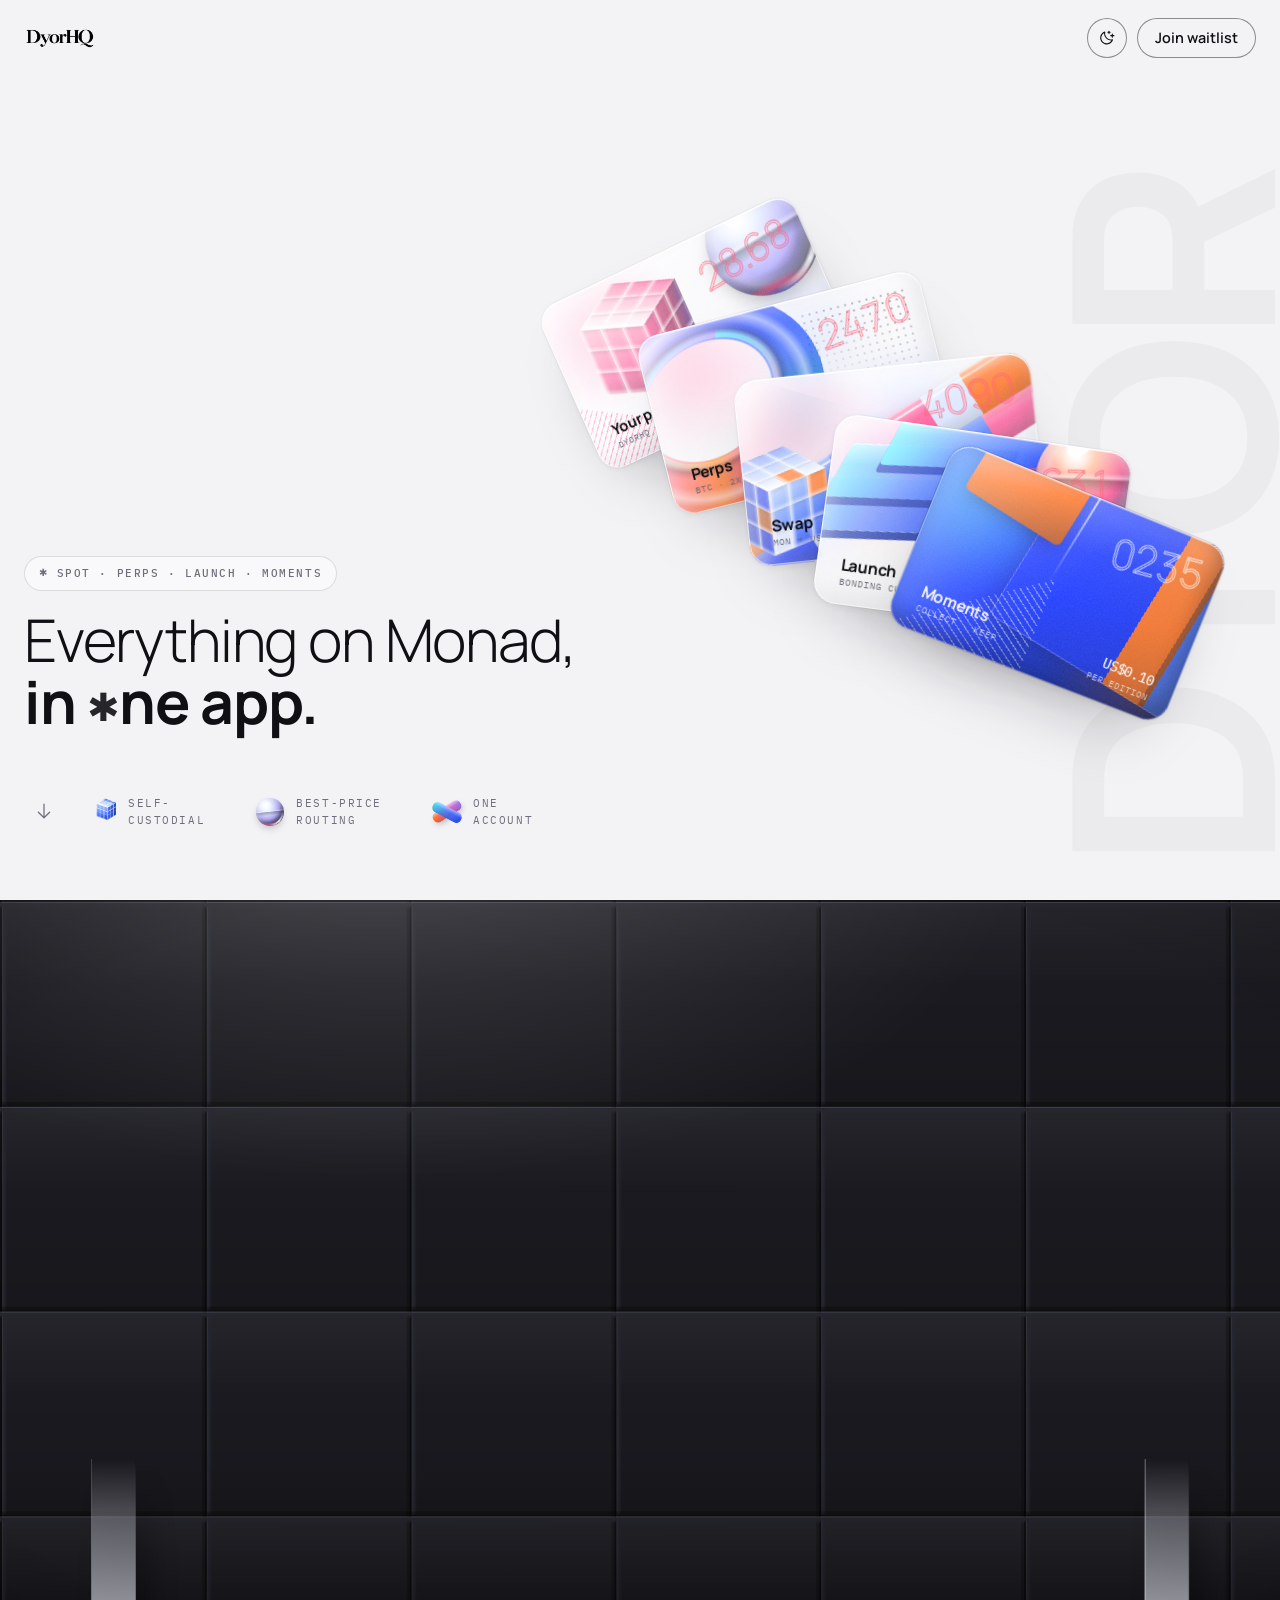
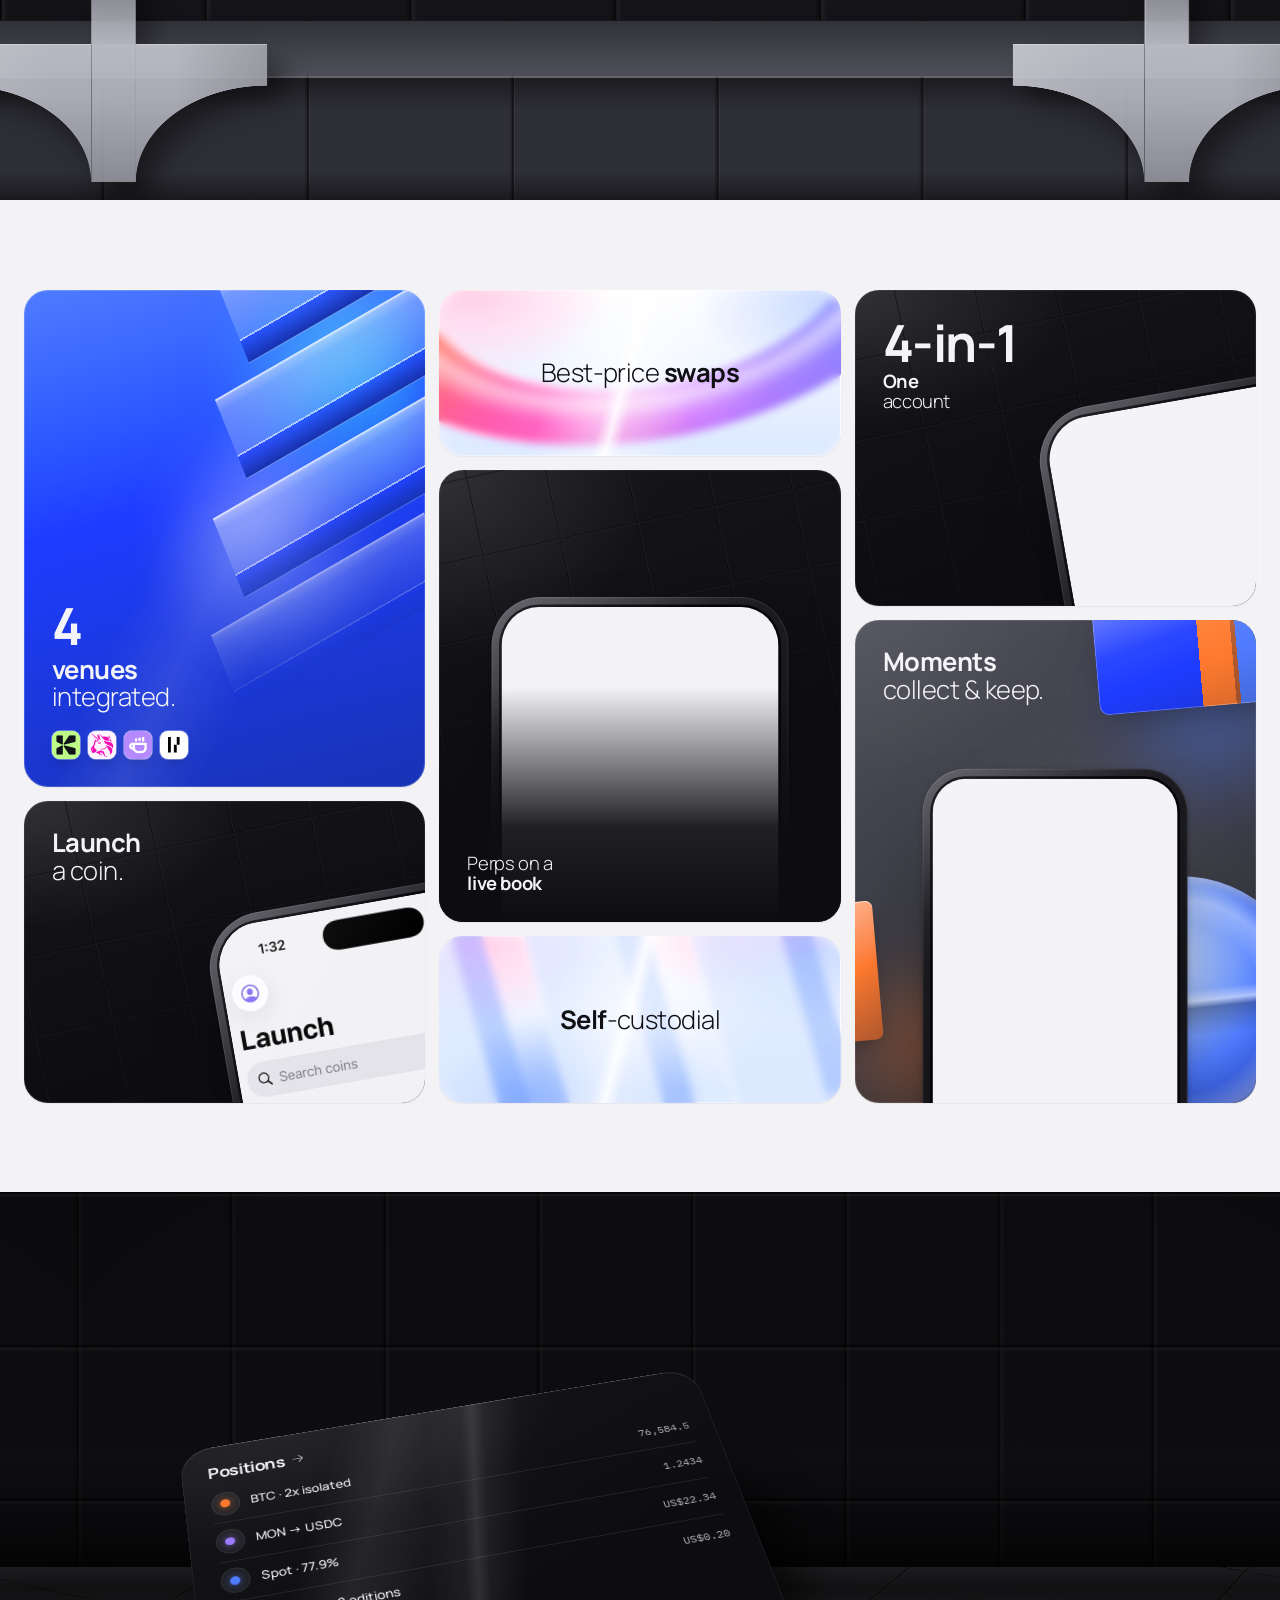
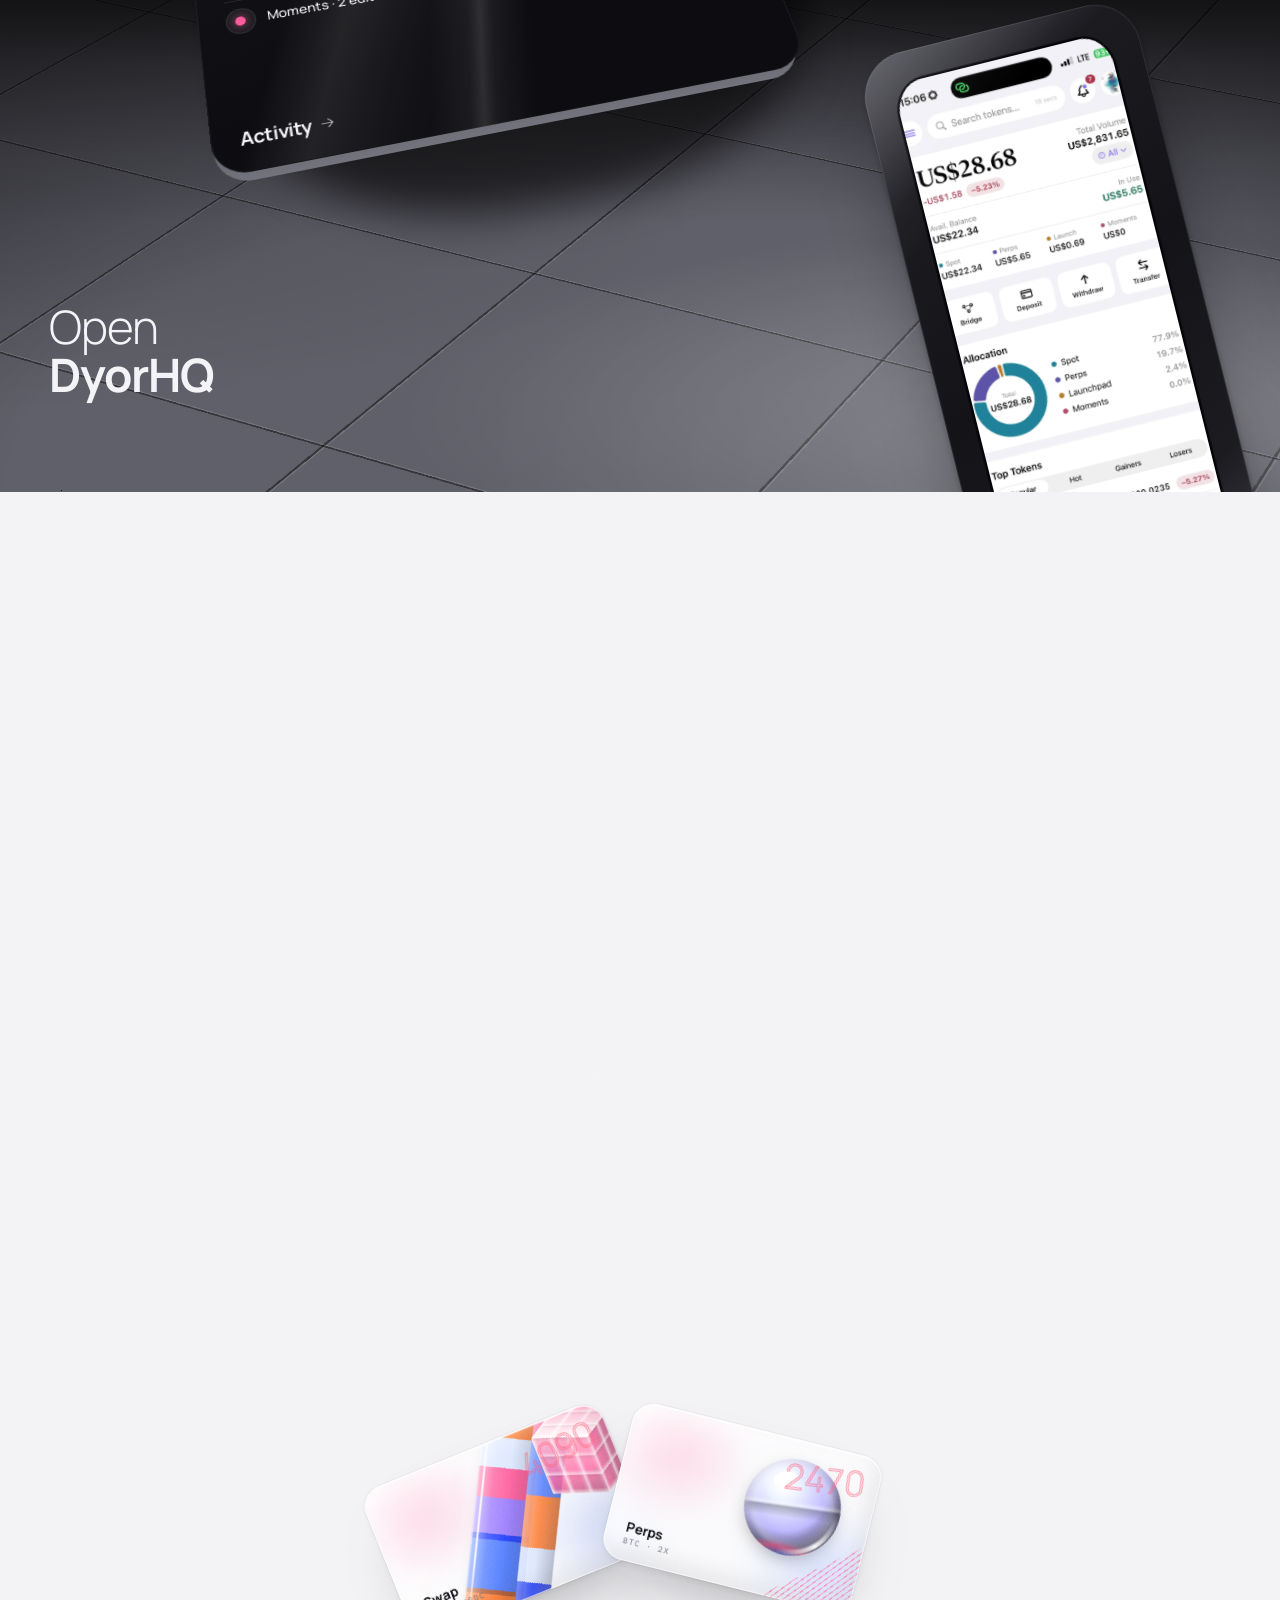
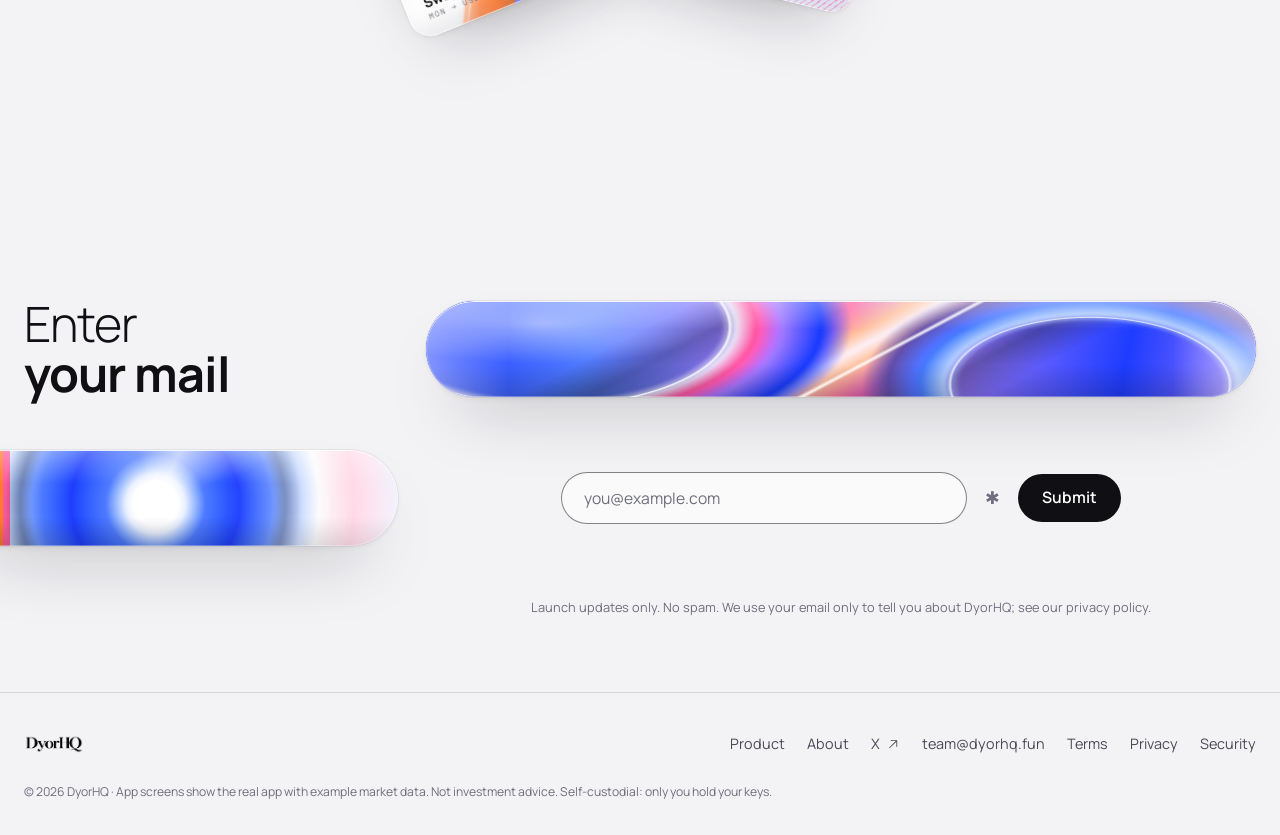
<file: public/index.html>
<!doctype html>
<html lang="en">
<head>
<meta charset="utf-8">
<meta name="viewport" content="width=device-width, initial-scale=1, viewport-fit=cover">
<title>DyorHQ - The RWA HQ for social trading</title>
<meta name="description" content="Swap tokens, trade perps, launch coins and collect moments on Monad. DyorHQ is one self-custodial app, so only you hold the keys.">
<meta name="theme-color" content="#F3F3F6" media="(prefers-color-scheme:light)">
<meta name="theme-color" content="#0F0E17" media="(prefers-color-scheme:dark)">
<meta property="og:type" content="website">
<meta property="og:title" content="DyorHQ - The RWA HQ for social trading">
<meta property="og:description" content="Everything on Monad, in one app. Swap, trade perps, launch coins and collect moments from one self-custodial account.">
<meta property="og:url" content="https://dyorhq.fun/">
<meta property="og:site_name" content="DyorHQ">
<link rel="canonical" href="https://dyorhq.fun/">
<meta property="og:image" content="https://dyorhq.fun/assets/photo/og-hero.jpg">
<meta property="og:image:width" content="1200">
<meta property="og:image:height" content="630">
<meta property="og:image:alt" content="The DyorHQ app: swap, perps, launch and moments on Monad">
<meta name="twitter:card" content="summary_large_image">
<meta name="twitter:site" content="@DyorHQ_">
<link rel="icon" href="assets/brand/favicon-32.png" sizes="32x32">
<link rel="icon" href="assets/brand/favicon-64.png" sizes="64x64">
<link rel="apple-touch-icon" href="assets/brand/apple-touch-icon.png">
<link rel="manifest" href="site.webmanifest">
<link rel="preload" href="assets/fonts/manrope.woff2" as="font" type="font/woff2" crossorigin>
<link rel="stylesheet" href="css/tokens.css">
<link rel="stylesheet" href="css/site.css">
<link rel="stylesheet" href="css/holo.css">
<link rel="stylesheet" href="css/scene.css">
<link rel="stylesheet" href="css/bento.css">
<link rel="stylesheet" href="css/motion.css">
<script>/* apply the saved theme before first paint (a ?theme= query also works, for testing) */(function(){try{var q=new URLSearchParams(location.search).get('theme');var t=q||localStorage.getItem('dyorhq.theme');if(t==='dark'||t==='light'){document.documentElement.setAttribute('data-theme',t);document.querySelectorAll('meta[name="theme-color"]').forEach(function(m){m.removeAttribute('media');m.setAttribute('content',t==='dark'?'#0F0E17':'#F3F3F6');});}}catch(e){}})();</script>
</head>
<body>
<a class="skip" href="#main">Skip to content</a>
<svg xmlns="http://www.w3.org/2000/svg" style="display:none" aria-hidden="true">
<symbol id="i-arrow-right" viewBox="0 0 256 256"><path d="M221.66,133.66l-72,72a8,8,0,0,1-11.32-11.32L196.69,136H40a8,8,0,0,1,0-16H196.69L138.34,61.66a8,8,0,0,1,11.32-11.32l72,72A8,8,0,0,1,221.66,133.66Z"/></symbol>
<symbol id="i-arrow-up-right" viewBox="0 0 256 256"><path d="M200,64V168a8,8,0,0,1-16,0V83.31L69.66,197.66a8,8,0,0,1-11.32-11.32L172.69,72H88a8,8,0,0,1,0-16H192A8,8,0,0,1,200,64Z"/></symbol>
<symbol id="i-arrow-down" viewBox="0 0 256 256"><path d="M205.66,149.66l-72,72a8,8,0,0,1-11.32,0l-72-72a8,8,0,0,1,11.32-11.32L120,196.69V40a8,8,0,0,1,16,0V196.69l58.34-58.35a8,8,0,0,1,11.32,11.32Z"/></symbol>
<symbol id="i-arrow-up" viewBox="0 0 256 256"><path d="M205.66,117.66a8,8,0,0,1-11.32,0L136,59.31V216a8,8,0,0,1-16,0V59.31L61.66,117.66a8,8,0,0,1-11.32-11.32l72-72a8,8,0,0,1,11.32,0l72,72A8,8,0,0,1,205.66,117.66Z"/></symbol>
<symbol id="i-x-logo" viewBox="0 0 256 256"><path d="M214.75,211.71l-62.6-98.38,61.77-67.95a8,8,0,0,0-11.84-10.76L143.24,99.34,102.75,35.71A8,8,0,0,0,96,32H48a8,8,0,0,0-6.75,12.3l62.6,98.37-61.77,68a8,8,0,1,0,11.84,10.76l58.84-64.72,40.49,63.63A8,8,0,0,0,160,224h48a8,8,0,0,0,6.75-12.29ZM164.39,208,62.57,48h29L193.43,208Z"/></symbol>
<symbol id="i-sun" viewBox="0 0 256 256"><path d="M120,40V16a8,8,0,0,1,16,0V40a8,8,0,0,1-16,0Zm72,88a64,64,0,1,1-64-64A64.07,64.07,0,0,1,192,128Zm-16,0a48,48,0,1,0-48,48A48.05,48.05,0,0,0,176,128ZM58.34,69.66A8,8,0,0,0,69.66,58.34l-16-16A8,8,0,0,0,42.34,53.66Zm0,116.68-16,16a8,8,0,0,0,11.32,11.32l16-16a8,8,0,0,0-11.32-11.32ZM192,72a8,8,0,0,0,5.66-2.34l16-16a8,8,0,0,0-11.32-11.32l-16,16A8,8,0,0,0,192,72Zm5.66,114.34a8,8,0,0,0-11.32,11.32l16,16a8,8,0,0,0,11.32-11.32ZM48,128a8,8,0,0,0-8-8H16a8,8,0,0,0,0,16H40A8,8,0,0,0,48,128Zm80,80a8,8,0,0,0-8,8v24a8,8,0,0,0,16,0V216A8,8,0,0,0,128,208Zm112-88H216a8,8,0,0,0,0,16h24a8,8,0,0,0,0-16Z"/></symbol>
<symbol id="i-moon" viewBox="0 0 256 256"><path d="M240,96a8,8,0,0,1-8,8H216v16a8,8,0,0,1-16,0V104H184a8,8,0,0,1,0-16h16V72a8,8,0,0,1,16,0V88h16A8,8,0,0,1,240,96ZM144,56h8v8a8,8,0,0,0,16,0V56h8a8,8,0,0,0,0-16h-8V32a8,8,0,0,0-16,0v8h-8a8,8,0,0,0,0,16Zm72.77,97a8,8,0,0,1,1.43,8A96,96,0,1,1,95.07,37.8a8,8,0,0,1,10.6,9.06A88.07,88.07,0,0,0,209.14,150.33,8,8,0,0,1,216.77,153Zm-19.39,14.88c-1.79.09-3.59.14-5.38.14A104.11,104.11,0,0,1,88,64c0-1.79,0-3.59.14-5.38A80,80,0,1,0,197.38,167.86Z"/></symbol>
<symbol id="i-dots" viewBox="0 0 256 256"><path d="M140,128a12,12,0,1,1-12-12A12,12,0,0,1,140,128ZM60,116a12,12,0,1,0,12,12A12,12,0,0,0,60,116Zm136,0a12,12,0,1,0,12,12A12,12,0,0,0,196,116Z"/></symbol>
</svg>

<header class="nav" id="nav">
  <div class="wrap nav__in">
    <a class="brand" href="#top" aria-label="DyorHQ home"><img src="assets/brand/wordmark.png" alt="DyorHQ" width="900" height="300"></a>
    <div class="nav__right">
      <button class="iconbtn" data-theme-toggle type="button" aria-label="Switch color theme">
        <svg class="ic ic-sun" aria-hidden="true"><use href="#i-sun"/></svg>
        <svg class="ic ic-moon" aria-hidden="true"><use href="#i-moon"/></svg>
      </button>
      <a class="btn btn-outline btn-sm" href="#updates">Join waitlist</a>
    </div>
  </div>
</header>

<main id="main">

<!-- SCREEN 1: HERO — fanned holographic glass cards, light/bold headline -->
<section class="hero" id="top">
  <div class="wrap hero__in">
    <span class="hero__wm" aria-hidden="true">DYOR</span>

    <div class="hero__stack" data-parallax aria-hidden="true">
      <article class="holo holo--1" data-fly="1">
        <span class="holo__shapes"><i class="hs hs--cubes"></i><i class="hs hs--orb"></i><i class="hs hs--lines"></i></span>
        <span class="holo__num">28.68</span>
        <div class="holo__meta"><b>Your portfolio</b><span>DyorHQ</span></div>
        <div class="holo__row"><span class="mono">US$28.68</span><span>total</span></div>
      </article>
      <article class="holo holo--2" data-fly="2">
        <span class="holo__shapes"><i class="hs hs--ring"></i><i class="hs hs--orb hs--orb-b"></i><i class="hs hs--dots"></i></span>
        <span class="holo__num">2470</span>
        <div class="holo__meta"><b>Perps</b><span>BTC · 2x isolated</span></div>
        <div class="holo__row"><span class="mono">76,584.5</span><span>mark</span></div>
      </article>
      <article class="holo holo--3" data-fly="3">
        <span class="holo__shapes"><i class="hs hs--stripe"></i><i class="hs hs--cubes hs--cubes-b"></i></span>
        <span class="holo__num">4090</span>
        <div class="holo__meta"><b>Swap</b><span>MON → USDC</span></div>
        <div class="holo__row"><span class="mono">53.76 → 1.2434</span><span>best price</span></div>
      </article>
      <article class="holo holo--4" data-fly="4">
        <span class="holo__shapes"><i class="hs hs--blocks"></i><i class="hs hs--orb hs--orb-c"></i></span>
        <span class="holo__num">7631</span>
        <div class="holo__meta"><b>Launch</b><span>bonding curve</span></div>
        <div class="holo__row"><span class="mono">3% → 100%</span><span>to graduation</span></div>
      </article>
      <article class="holo holo--5 holo--deep" data-fly="5">
        <span class="holo__shapes"><i class="hs hs--panel"></i><i class="hs hs--lines hs--lines-b"></i></span>
        <span class="holo__num">0235</span>
        <div class="holo__meta"><b>Moments</b><span>collect · keep</span></div>
        <div class="holo__row"><span class="mono">US$0.10</span><span>per edition</span></div>
      </article>
    </div>

    <div class="hero__copy">
      <p class="chip" data-anim="fade"><i class="star" aria-hidden="true">✱</i> Spot · Perps · Launch · Moments</p>
      <h1 class="h-hero" data-anim="words" aria-label="Everything on Monad, in one app."><span class="lt">Everything on Monad,</span><br><b>in <i class="star star--in" aria-hidden="true">✱</i><span class="sr-only">o</span>ne app.</b></h1>
    </div>

    <ul class="hero__feats" data-anim="stagger">
      <li><i class="glyph glyph--cube" aria-hidden="true"></i><span>Self-<br>custodial</span></li>
      <li><i class="glyph glyph--orb" aria-hidden="true"></i><span>Best-price<br>routing</span></li>
      <li><i class="glyph glyph--ribbon" aria-hidden="true"></i><span>One<br>account</span></li>
    </ul>

    <a class="scroll-cue" href="#learn" aria-label="Scroll to learn more" data-anim="fade"><svg class="ic" aria-hidden="true"><use href="#i-arrow-down"/></svg></a>
  </div>
</section>

<!-- SCREEN 2: DARK SCENE — "Let's learn more / about DyorHQ", real phone standing in a tiled 3D room -->
<section class="scene scene--learn" id="learn">
  <div class="scene__env" aria-hidden="true">
    <div class="scene__wall"></div>
    <div class="scene__floor"></div>
    <i class="scene__arrow scene__arrow--l"></i>
    <i class="scene__arrow scene__arrow--r"></i>
  </div>
  <div class="wrap scene__in">
    <h2 class="scene__text scene__text--l" data-anim="lines"><span class="lt">Let's</span><span class="lt">learn</span><b>more</b></h2>

    <div class="scene__stage">
      <div class="glass-bar" data-anim="rise" aria-hidden="true">
        <span><svg class="ic"><use href="#i-arrow-up"/></svg> Swap</span>
        <span><svg class="ic"><use href="#i-arrow-down"/></svg> Perps</span>
        <span class="glass-bar__more"><svg class="ic"><use href="#i-dots"/></svg></span>
      </div>
      <div class="device scene__phone" data-anim="rise">
        <picture><source srcset="assets/screens/hero.webp" type="image/webp"><img src="assets/screens/hero.jpg" alt="The DyorHQ home screen: portfolio across spot, perps, launch and moments" width="1178" height="2560" loading="lazy" decoding="async"></picture>
      </div>
    </div>

    <h2 class="scene__text scene__text--r" data-anim="lines"><i class="star" aria-hidden="true">✱</i><span class="lt">about</span><b>DyorHQ</b></h2>
  </div>
</section>

<!-- SCREEN 3: BENTO — real app screens in mixed dark / holographic / grey tiles -->
<section class="bento-wrap" id="product">
  <div class="wrap">
    <div class="bento" data-anim="stagger">
      <article class="tile tile--holo-dark tile--t1">
        <div class="tile__body">
          <p class="tile__big">4</p>
          <h3 class="tile__h"><b>venues</b><span class="lt">integrated.</span></h3>
          <ul class="tile__logos" aria-label="Venues">
            <li><img src="assets/brand/venues/kuru.png" alt="Kuru" width="28" height="28" loading="lazy"></li>
            <li><img src="assets/brand/venues/uniswap.png" alt="Uniswap" width="28" height="28" loading="lazy"></li>
            <li><img src="assets/brand/venues/monday.png" alt="Monday" width="28" height="28" loading="lazy"></li>
            <li class="tile__logo--pad"><img src="assets/brand/venues/perpl.svg" alt="Perpl" width="28" height="28" loading="lazy"></li>
          </ul>
        </div>
      </article>

      <article class="tile tile--dark tile--t2">
        <div class="tile__body">
          <h3 class="tile__h"><b>Launch</b><span class="lt">a coin.</span></h3>
        </div>
        <div class="device tile__phone tile__phone--corner"><picture><source srcset="assets/screens/launch-empty.webp" type="image/webp"><img src="assets/screens/launch-empty.png" loading="lazy" alt="The DyorHQ launch screen" width="660" height="1434" decoding="async"></picture></div>
      </article>

      <article class="tile tile--holo-light tile--t3">
        <div class="tile__body tile__body--center">
          <h3 class="tile__h tile__h--inline"><span class="lt">Best-price</span> <b>swaps</b></h3>
        </div>
      </article>

      <article class="tile tile--dark tile--t4">
        <div class="tile__body tile__body--bottom">
          <h3 class="tile__h tile__h--sm"><span class="lt">Perps on a</span> <b>live book</b></h3>
        </div>
        <div class="device tile__phone tile__phone--center"><picture><source srcset="assets/screens/perps.webp" type="image/webp"><img src="assets/screens/perps.png" loading="lazy" alt="The DyorHQ perps screen with a live order book" width="660" height="1434" decoding="async"></picture></div>
      </article>

      <article class="tile tile--holo-light tile--t5">
        <div class="tile__body tile__body--center">
          <h3 class="tile__h tile__h--inline"><b>Self</b><span class="lt">-custodial</span></h3>
        </div>
      </article>

      <article class="tile tile--dark tile--t6">
        <div class="tile__body">
          <p class="tile__big">4-in-1</p>
          <h3 class="tile__h tile__h--sm"><b>One</b> <span class="lt">account</span></h3>
        </div>
        <div class="device tile__phone tile__phone--corner"><picture><source srcset="assets/screens/swap.webp" type="image/webp"><img src="assets/screens/swap.png" loading="lazy" alt="The DyorHQ swap screen" width="660" height="1434" decoding="async"></picture></div>
      </article>

      <article class="tile tile--grey tile--t7">
        <div class="tile__body">
          <h3 class="tile__h"><b>Moments</b><span class="lt">collect &amp; keep.</span></h3>
        </div>
        <span class="tile__shapes" aria-hidden="true"><i class="hs hs--orb hs--orb-b"></i><i class="hs hs--panel"></i></span>
        <div class="device tile__phone tile__phone--low"><picture><source srcset="assets/screens/moments.webp" type="image/webp"><img src="assets/screens/moments.png" loading="lazy" alt="The DyorHQ moments feed" width="660" height="1434" decoding="async"></picture></div>
      </article>
    </div>
  </div>
</section>

<!-- SCREEN 4 + 5: pinned dark scene, then giant "DyorHQ" type that masks it as you scroll -->
<div class="pin" id="open">
  <section class="scene scene--open pin__scene">
    <div class="scene__env" aria-hidden="true">
      <div class="scene__floor scene__floor--wide"></div>
    </div>
    <div class="wrap scene__in">
      <h2 class="scene__text scene__text--bl" data-anim="lines"><span class="lt">Open</span><b>DyorHQ</b></h2>

      <div class="slab" data-anim="rise" aria-hidden="true">
        <div class="slab__screen">
          <p class="slab__h">Positions <svg class="ic"><use href="#i-arrow-right"/></svg></p>
          <ul class="slab__list">
            <li><i class="slab__dot" style="--c:var(--holo-orange)"></i><span>BTC · 2x isolated</span><em>76,584.5</em></li>
            <li><i class="slab__dot" style="--c:var(--holo-purple)"></i><span>MON → USDC</span><em>1.2434</em></li>
            <li><i class="slab__dot" style="--c:var(--holo-blue)"></i><span>Spot · 77.9%</span><em>US$22.34</em></li>
            <li><i class="slab__dot" style="--c:var(--holo-pink)"></i><span>Moments · 2 editions</span><em>US$0.20</em></li>
          </ul>
          <p class="slab__h slab__h--2">Activity <svg class="ic"><use href="#i-arrow-right"/></svg></p>
        </div>
      </div>

      <div class="device scene__phone scene__phone--r" data-anim="rise">
        <picture><source srcset="assets/screens/hero.webp" type="image/webp"><img src="assets/screens/hero.jpg" alt="" width="1178" height="2560" loading="lazy" decoding="async"></picture>
      </div>
    </div>
  </section>

  <section class="giant pin__giant" aria-hidden="true">
    <svg class="giant__svg" viewBox="0 0 1600 700" preserveAspectRatio="xMidYMid slice" focusable="false">
      <defs>
        <mask id="giant-mask" maskUnits="userSpaceOnUse" x="0" y="0" width="1600" height="700">
          <rect width="1600" height="700" fill="#fff"/>
          <text class="giant__text" x="800" y="560" text-anchor="middle" fill="#000">DyorHQ</text>
        </mask>
      </defs>
      <rect class="giant__cover" width="1600" height="700" mask="url(#giant-mask)"/>
    </svg>
  </section>
</div>

<!-- SCREEN 6: EMAIL CAPTURE — holographic pill, cards fanning at top -->
<section class="capture" id="updates">
  <div class="wrap capture__in">
    <div class="capture__cards" data-parallax aria-hidden="true">
      <article class="holo holo--c1" data-fly="6">
        <span class="holo__shapes"><i class="hs hs--stripe"></i><i class="hs hs--cubes"></i></span>
        <span class="holo__num">4090</span>
        <div class="holo__meta"><b>Swap</b><span>MON → USDC</span></div>
      </article>
      <article class="holo holo--c2" data-fly="7">
        <span class="holo__shapes"><i class="hs hs--orb"></i><i class="hs hs--lines"></i></span>
        <span class="holo__num">2470</span>
        <div class="holo__meta"><b>Perps</b><span>BTC · 2x</span></div>
      </article>
    </div>

    <h2 class="h-sec capture__title" data-anim="lines"><span class="lt">Enter</span><b>your mail</b></h2>
    <div class="holo-pill holo-pill--wide" data-anim="morph" aria-hidden="true"></div>
    <div class="holo-pill holo-pill--sm" data-anim="fade" aria-hidden="true"></div>

    <form class="capture__form" data-capture data-endpoint="" data-anim="fade" action="mailto:team@dyorhq.fun" method="post" enctype="text/plain">
      <label class="sr-only" for="email">Email address</label>
      <input id="email" name="email" type="email" placeholder="you@example.com" autocomplete="email" required>
      <i class="star" aria-hidden="true">✱</i>
      <button class="btn btn-dark" type="submit">Submit</button>
    </form>
    <p class="capture__note" data-capture-note>Launch updates only. No spam. We use your email only to tell you about DyorHQ; see our <a href="privacy/">privacy policy</a>.</p>
  </div>
</section>
</main>

<footer class="foot">
  <div class="wrap foot__in">
    <a class="brand" href="#top" aria-label="DyorHQ home"><img src="assets/brand/wordmark.png" alt="DyorHQ" width="900" height="300"></a>
    <nav class="foot__links" aria-label="Footer">
      <a href="#product">Product</a>
      <a href="#learn">About</a>
      <a href="https://x.com/DyorHQ_" target="_blank" rel="noopener">X <svg class="ic" aria-hidden="true"><use href="#i-arrow-up-right"/></svg></a>
      <a href="mailto:team@dyorhq.fun">team@dyorhq.fun</a>
      <a href="terms/">Terms</a>
      <a href="privacy/">Privacy</a>
      <a href="security/">Security</a>
    </nav>
    <p class="foot__legal">&copy; 2026 DyorHQ &middot; App screens show the real app with example market data. Not investment advice. Self-custodial: only you hold your keys.</p>
  </div>
</footer>

<script src="js/motion.js" defer></script>
</body>
</html>
</file>
<file: public/css/tokens.css>
/* DyorHQ foundation. Single source for color, type and scale.
   Concept: cool off-white canvas, frosted holographic glass cards, dark 3D tiled scenes,
   geometric sans mixing LIGHT (300) and BOLD (700) in one headline, near-black pills.
   Adaptive: light by default; dark via prefers-color-scheme or the [data-theme] toggle.
   In dark mode the page inverts but the glass surfaces (white cards, frosted tiles) keep
   their dark ink, and the giant-type cover stays light so the masked "DyorHQ" still reads. */

@font-face{font-family:"Manrope";src:url("../assets/fonts/manrope.woff2") format("woff2");font-weight:200 800;font-style:normal;font-display:swap}
@font-face{font-family:"IBM Plex Mono";src:url("../assets/fonts/ibm-plex-mono.woff2") format("woff2");font-weight:400;font-style:normal;font-display:swap}
@font-face{font-family:"IBM Plex Mono";src:url("../assets/fonts/ibm-plex-mono-medium.woff2") format("woff2");font-weight:500 600;font-style:normal;font-display:swap}

:root{
  color-scheme:light;
  --display:"Manrope",system-ui,-apple-system,"Segoe UI",sans-serif;   /* geometric sans, light+bold mix */
  --sans:"Manrope",system-ui,-apple-system,"Segoe UI",sans-serif;
  --mono:"IBM Plex Mono",ui-monospace,SFMono-Regular,Menlo,monospace;

  /* canvas + ink */
  --canvas:#F3F3F6;          /* cool off-white page ground */
  --surface:#FFFFFF;
  --ink:#0F0F14;
  --text:#0F0F14;
  --text-2:#4A4A56;          /* body, AA on canvas */
  --text-3:#6E6E7C;          /* small caps labels, AA on canvas */
  --line:rgb(15 15 20 / .12);
  --line-2:rgb(15 15 20 / .22);
  --chip-bg:rgb(255 255 255 / .5);      /* chip + outline button fill */
  --input-bg:rgb(255 255 255 / .6);
  --input-border:rgb(15 15 20 / .5);    /* ≥3:1 against the canvas (non-text contrast) */
  --input-focus-bg:#FFFFFF;
  --mark-filter:none;                   /* the wordmark PNG is dark; inverted in dark mode */
  --giant-cover:#F3F3F6;     /* the canvas-coloured plate the giant letters are cut from */

  /* dark 3D scenes (the same in both themes) */
  --dark:#0D0D11;            /* scene ground */
  --dark-2:#15151A;
  --tile:#1A1A20;            /* wall tiles */
  --tile-hi:#262630;         /* tile lit edge */
  --floor:#2A2A31;           /* concrete floor */
  --floor-hi:#3A3A43;
  --on-dark:#F4F4F8;
  --on-dark-2:rgb(244 244 248 / .7);
  --arrow:#B9B9C4;           /* the big pale arrow sculptures */

  /* holographic palette (the iridescent shapes inside the glass) */
  --holo-pink:#FF5C9C;
  --holo-blue:#4F7BFF;
  --holo-deep:#1E3CFF;
  --holo-orange:#FF7A2F;
  --holo-purple:#9B7BFF;
  --holo-cyan:#3AD8F6;
  --holo-ice:#DCE7FF;

  /* frosted glass */
  --glass-hi:rgb(255 255 255 / .95);
  --glass-blur:18px;

  /* pills */
  --pill-bg:#0F0F14;
  --pill-fg:#FFFFFF;

  /* radii + scale */
  --r-card:22px;   /* holographic cards */
  --r-tile:24px;   /* bento tiles */
  --r-pill:999px;
  --r-frame:16.5%; /* phone bezel */
  --maxw:1280px;
  --ease:cubic-bezier(.2,.8,.2,1);
  --ease-out:cubic-bezier(.16,1,.3,1);
  --ease-in-out:cubic-bezier(.65,0,.35,1);

  /* shadows */
  --shadow-sm:0 1px 2px rgb(15 15 20 / .06);
  --shadow-card:0 2px 6px rgb(15 15 20 / .06),0 34px 70px -34px rgb(15 15 20 / .38);
  --shadow-device:0 2px 6px rgb(0 0 0 / .25),0 50px 90px -34px rgb(0 0 0 / .7);
}

/* ---- dark: follow the OS unless the visitor forced light ---- */
@media (prefers-color-scheme:dark){
  :root:not([data-theme="light"]){
    color-scheme:dark;
    --canvas:#0F0E17;
    --surface:#17162A;
    --ink:#F1F0FA;
    --text:#F1F0FA;
    --text-2:#B9B7CE;
    --text-3:#928FA9;
    --line:rgb(255 255 255 / .12);
    --line-2:rgb(255 255 255 / .24);
    --chip-bg:rgb(255 255 255 / .06);
    --input-bg:rgb(255 255 255 / .06);
    --input-border:rgb(255 255 255 / .45);
    --input-focus-bg:#1C1B30;
    --mark-filter:brightness(0) invert(1);
    --pill-bg:#F1F0FA;
    --pill-fg:#0F0F14;
    --shadow-sm:0 1px 2px rgb(0 0 0 / .35);
    --shadow-card:0 2px 6px rgb(0 0 0 / .3),0 34px 70px -34px rgb(0 0 0 / .75);
  }
  /* glass surfaces keep dark ink on a white face */
  :root:not([data-theme="light"]) .holo:not(.holo--deep){--ink:#0F0F14;--text-3:#6E6E7C;--surface:#FFFFFF;--glass-face:linear-gradient(128deg,rgb(255 255 255 / .97),rgb(255 255 255 / .9))}
  :root:not([data-theme="light"]) .tile{--surface:#FFFFFF}
  :root:not([data-theme="light"]) .tile--holo-light{--ink:#0F0F14;--text-3:#6E6E7C}
}

/* ---- dark: forced by the toggle ---- */
:root[data-theme="dark"]{
  color-scheme:dark;
  --canvas:#0F0E17;
  --surface:#17162A;
  --ink:#F1F0FA;
  --text:#F1F0FA;
  --text-2:#B9B7CE;
  --text-3:#928FA9;
  --line:rgb(255 255 255 / .12);
  --line-2:rgb(255 255 255 / .24);
  --chip-bg:rgb(255 255 255 / .06);
  --input-bg:rgb(255 255 255 / .06);
  --input-border:rgb(255 255 255 / .45);
  --input-focus-bg:#1C1B30;
  --mark-filter:brightness(0) invert(1);
  --pill-bg:#F1F0FA;
  --pill-fg:#0F0F14;
  --shadow-sm:0 1px 2px rgb(0 0 0 / .35);
  --shadow-card:0 2px 6px rgb(0 0 0 / .3),0 34px 70px -34px rgb(0 0 0 / .75);
}
:root[data-theme="dark"] .holo:not(.holo--deep){--ink:#0F0F14;--text-3:#6E6E7C;--surface:#FFFFFF;--glass-face:linear-gradient(128deg,rgb(255 255 255 / .97),rgb(255 255 255 / .9))}
:root[data-theme="dark"] .tile{--surface:#FFFFFF}
:root[data-theme="dark"] .tile--holo-light{--ink:#0F0F14;--text-3:#6E6E7C}
</file>
<file: public/css/site.css>
/* DyorHQ landing — base layer (owned by the lead).
   Reset, type, nav, section shells and layout, footer, device frame.
   Component looks live in: holo.css (glass cards/pills/glyphs), scene.css (dark 3D rooms,
   slab, giant masked type), bento.css (tile grid), motion.css + motion.js (animation). */

*,*::before,*::after{box-sizing:border-box}
html{-webkit-text-size-adjust:100%;scroll-behavior:smooth}
@media (prefers-reduced-motion:reduce){html{scroll-behavior:auto}}
body{margin:0;background:var(--canvas);color:var(--text);font-family:var(--sans);font-size:1rem;line-height:1.5;-webkit-font-smoothing:antialiased;text-rendering:optimizeLegibility;overflow-x:clip}
img{max-width:100%;display:block}
a{color:inherit;text-decoration:none}
button,input{font:inherit;color:inherit}
button{background:none;border:0;padding:0;cursor:pointer}
:focus-visible{outline:2.5px solid var(--holo-blue);outline-offset:3px;border-radius:8px}
::selection{background:var(--ink);color:var(--canvas)}
svg.ic{width:1em;height:1em;fill:currentColor;flex:none;vertical-align:middle}
.wrap{width:min(var(--maxw),100% - 48px);margin-inline:auto}
@media (max-width:700px){.wrap{width:min(var(--maxw),100% - 28px)}}
.skip{position:absolute;left:16px;top:-56px;z-index:90;background:var(--ink);color:var(--canvas);padding:12px 16px;border-radius:12px;font-weight:600;transition:top .2s}
.skip:focus{top:14px}
.sr-only{position:absolute;width:1px;height:1px;padding:0;margin:-1px;overflow:hidden;clip:rect(0,0,0,0);white-space:nowrap;border:0}
.mono{font-family:var(--mono);font-variant-numeric:tabular-nums}

/* ---------- type: light + bold in one line, star glyph replacing an 'o' ---------- */
.h-hero{font-family:var(--display);font-size:clamp(2.2rem,4.6vw,4.1rem);line-height:1.06;letter-spacing:-.02em;margin:0;text-wrap:balance}
.h-sec{font-family:var(--display);font-size:clamp(2rem,3.8vw,3.2rem);line-height:1.06;letter-spacing:-.02em;margin:0;text-wrap:balance}
.lt{font-weight:300}
.h-hero b,.h-sec b,.scene__text b,.tile__h b{font-weight:700}
.star{display:inline-block;font-style:normal;font-weight:400;color:var(--ink);line-height:1}
.star--in{font-size:.66em;vertical-align:.08em;margin:0 .02em;opacity:.9}
.chip{display:inline-flex;align-items:center;gap:8px;font-family:var(--mono);font-size:.7rem;font-weight:500;letter-spacing:.14em;text-transform:uppercase;color:var(--text-3);border:1px solid var(--line);border-radius:var(--r-pill);padding:8px 14px;margin:0 0 18px;background:var(--chip-bg)}
.chip .star{font-size:.9em;color:var(--text-3)}

/* ---------- buttons ---------- */
.btn{position:relative;display:inline-flex;align-items:center;justify-content:center;gap:8px;height:48px;padding:0 24px;border-radius:var(--r-pill);font-weight:600;font-size:.98rem;white-space:nowrap;transition:transform .16s var(--ease),background .18s,box-shadow .22s,color .18s,border-color .18s}
.btn:active{transform:translateY(1px)}
.btn-sm{height:40px;padding:0 18px;font-size:.9rem}
.btn-dark{background:var(--pill-bg);color:var(--pill-fg)}
.btn-dark:hover{transform:translateY(-1px);box-shadow:0 12px 28px -12px rgb(15 15 20 / .55)}
.btn-outline{background:var(--chip-bg);color:var(--ink);box-shadow:inset 0 0 0 1px var(--line-2)}
.btn-outline:hover{background:var(--surface);transform:translateY(-1px)}
.iconbtn{width:40px;height:40px;border-radius:var(--r-pill);display:grid;place-items:center;color:inherit;box-shadow:inset 0 0 0 1px var(--line-2);transition:background .16s,transform .16s}
.iconbtn:hover{background:var(--chip-bg);transform:translateY(-1px)}
.iconbtn .ic{font-size:1.1rem}
/* theme toggle: show the icon of the mode you'd switch TO; hidden when JS can't run it */
html:not(.js) [data-theme-toggle]{display:none}
[data-theme-toggle] .ic-sun{display:none}[data-theme-toggle] .ic-moon{display:block}
@media (prefers-color-scheme:dark){:root:not([data-theme="light"]) [data-theme-toggle] .ic-sun{display:block}:root:not([data-theme="light"]) [data-theme-toggle] .ic-moon{display:none}}
:root[data-theme="dark"] [data-theme-toggle] .ic-sun{display:block}:root[data-theme="dark"] [data-theme-toggle] .ic-moon{display:none}
:root[data-theme="light"] [data-theme-toggle] .ic-sun{display:none}:root[data-theme="light"] [data-theme-toggle] .ic-moon{display:block}

/* ---------- nav: sits over light AND dark screens; motion.js sets .nav--dark / .nav--light
   from what is under it (IntersectionObserver), otherwise it follows the theme ---------- */
.nav{position:fixed;inset:0 0 auto 0;z-index:50;pointer-events:none;color:var(--ink);transition:color .25s var(--ease)}
.nav--dark{color:#fff}
.nav--light{color:#0F0F14}
.nav__in{display:flex;align-items:center;justify-content:space-between;height:76px}
.nav .brand,.nav .btn,.nav .iconbtn{pointer-events:auto}
.nav__right{display:flex;align-items:center;gap:10px}
.nav .iconbtn{color:inherit;box-shadow:inset 0 0 0 1px color-mix(in srgb,currentColor 45%,transparent)}
.nav .iconbtn:hover{background:color-mix(in srgb,currentColor 12%,transparent);transform:none}
.brand img{height:24px;width:auto}
.nav .brand img{filter:var(--mark-filter);transition:filter .25s}
.nav--dark .brand img{filter:brightness(0) invert(1)}
.nav--light .brand img{filter:none}
.nav .btn-outline{background:transparent;color:inherit;box-shadow:inset 0 0 0 1px color-mix(in srgb,currentColor 45%,transparent)}
.nav .btn-outline:hover{background:color-mix(in srgb,currentColor 12%,transparent);transform:none}

/* ---------- screen 1: hero ---------- */
.hero{position:relative;min-height:100svh;display:flex;align-items:center;padding:96px 0 40px;overflow:clip}
.hero__in{position:relative;min-height:min(78vh,760px);display:grid;grid-template-columns:minmax(0,1fr) minmax(0,1.15fr);grid-template-rows:1fr auto;gap:0 32px;align-items:end}
.hero__wm{position:absolute;right:-2%;top:6%;font-family:var(--display);font-weight:700;font-size:clamp(8rem,22vw,20rem);line-height:.8;letter-spacing:-.04em;color:var(--ink);opacity:.028;writing-mode:vertical-rl;transform:rotate(180deg);pointer-events:none;user-select:none}
.hero__copy{grid-column:1 / -1;grid-row:1;align-self:end;position:relative;z-index:3;padding-bottom:28px;max-width:46rem}   /* spans both columns so the bold line runs in front of the fan, like the reference */
.hero__feats{grid-column:1 / -1;grid-row:2;list-style:none;margin:8px 0 0;padding:26px 0 0 64px;display:flex;gap:clamp(24px,4vw,56px);flex-wrap:wrap}
.hero__feats li{display:flex;align-items:center;gap:12px;font-family:var(--mono);font-size:.7rem;letter-spacing:.14em;text-transform:uppercase;color:var(--text-3);line-height:1.5}
.scroll-cue{position:absolute;left:0;bottom:-2px;width:40px;height:40px;display:grid;place-items:center;color:var(--text-3);border-radius:50%;transition:transform .2s}   /* sits on the feature row's baseline, left of it */
.scroll-cue:hover{transform:translateY(3px)}
.scroll-cue .ic{font-size:1.25rem}

/* the card fan: five holographic cards from upper-left to lower-right, tilted in 3D.
   Placement is owned here; the card's LOOK is holo.css */
.hero__stack{grid-column:2;grid-row:1 / 3;position:relative;height:100%;min-height:520px;perspective:1600px;transform-style:preserve-3d}
.hero__stack .holo{position:absolute;width:clamp(220px,23vw,330px);aspect-ratio:1.6;left:50%;top:50%;transform:translate(-50%,-50%) translate3d(var(--x,0),var(--y,0),var(--z,0)) rotate(var(--rz,0)) rotateX(var(--rx,0)) rotateY(var(--ry,0))}
.holo--1{--x:-83%;--y:-80%;--rz:-24deg;--ry:-8deg;--z:-40px}
.holo--2{--x:-47%;--y:-46%;--rz:-14deg;--ry:-4deg;--z:0}
.holo--3{--x:-15%;--y:-10%;--rz:-6deg;--z:20px}
.holo--4{--x:13%;--y:26%;--rz:8deg;--ry:6deg;--z:40px}
.holo--5{--x:41%;--y:56%;--rz:22deg;--ry:10deg;--z:60px}
@media (max-width:1000px){
  .hero{padding-top:84px}
  .hero__in{grid-template-columns:1fr;grid-template-rows:auto auto auto;gap:18px}
  .hero__stack{grid-column:1;grid-row:1;min-height:clamp(300px,64vw,440px)}
  .hero__stack .holo{width:clamp(170px,44vw,250px)}
  .holo--1{--x:-74%;--y:-40%}.holo--2{--x:-40%;--y:-14%}.holo--3{--x:-6%;--y:10%}.holo--4{--x:26%;--y:36%}.holo--5{--x:52%;--y:62%}   /* keeps the last card inside a 768px viewport */
  .hero__copy{grid-row:2;padding-bottom:0}
  .hero__feats{grid-row:3;padding:8px 0 0}   /* no cue to make room for on small screens */
  .hero__wm{display:none}
  .scroll-cue{display:none}
}
@media (max-width:520px){
  .hero__stack .holo{width:clamp(150px,42vw,250px)}
  .holo--1{--x:-92%}.holo--2{--x:-58%}.holo--3{--x:-24%}.holo--4{--x:8%}.holo--5{--x:34%}   /* the whole fan inside a phone-width viewport */
}

/* ---------- screens 2 & 4: dark scene shells (environment art is scene.css) ---------- */
.scene{position:relative;color:var(--on-dark);background:var(--dark);overflow:clip;isolation:isolate}
.scene--learn{min-height:100svh;display:flex;align-items:center;padding:110px 0 0}
.scene__env{position:absolute;inset:0;z-index:0;pointer-events:none}
.scene__in{position:relative;z-index:2;width:min(var(--maxw),100% - 48px)}
.scene--learn .scene__in{display:grid;grid-template-columns:minmax(0,1fr) minmax(0,1.3fr) minmax(0,1fr);align-items:end;gap:24px;min-height:min(86svh,820px)}
.scene__text{margin:0;font-weight:400;font-family:var(--display);font-size:clamp(1.9rem,3.6vw,3.1rem);line-height:1.05;letter-spacing:-.02em;display:flex;flex-direction:column;align-self:center;padding-bottom:16vh}
.scene__text .star{color:var(--on-dark);font-size:1.1em;margin-bottom:.35em;opacity:.9}
.scene__text--l{align-items:flex-start;padding-left:4%}
.scene__text--r{align-items:flex-end;text-align:right;padding-right:4%}
.scene__stage{position:relative;display:flex;flex-direction:column;align-items:center;justify-content:flex-end;height:100%;min-height:520px}
.scene__phone{z-index:2}
.scene--learn .scene__phone{--dw:clamp(300px,34vw,500px);position:absolute;left:50%;bottom:-10%;transform:translateX(-50%);margin:0}   /* rises from the ledge; its top is cropped by the section, like the reference */
.scene--learn .glass-bar{position:absolute;z-index:4;top:2%;left:50%;transform:translateX(-50%)}
@media (max-width:900px){
  .scene--learn{padding-top:92px}
  .scene--learn .scene__in{grid-template-columns:1fr 1fr;grid-template-rows:auto auto;min-height:0}
  .scene__text{padding-bottom:0;font-size:clamp(1.7rem,7vw,2.4rem)}
  .scene__text--l{grid-column:1;grid-row:1}
  .scene__text--r{grid-column:2;grid-row:1}
  .scene__stage{grid-column:1 / -1;grid-row:2;min-height:440px;margin-top:20px}
  .scene--learn .scene__phone{--dw:clamp(230px,58vw,320px);position:relative;left:auto;bottom:auto;transform:none;margin-bottom:-24%}   /* back in flow under the text on small screens */
}

/* ---------- screen 3: bento shell (grid + tile look is bento.css) ---------- */
.bento-wrap{padding:clamp(56px,7vw,120px) 0}

/* ---------- screens 4 + 5: pinned scene + giant masked type (mechanics are scene.css) ---------- */
.pin{position:relative}
.scene--open{min-height:100svh;display:flex;align-items:flex-end;padding:120px 0 0}
.scene--open .scene__in{position:relative;min-height:min(86svh,820px)}
.scene__text--bl{position:absolute;left:2%;bottom:12%;z-index:3;padding-bottom:0}
.scene--open .scene__phone--r{position:absolute;right:4%;bottom:-18%;--dw:clamp(230px,22vw,300px);transform:rotate(-14deg)}   /* specificity beats the later .device{position:relative} */
.slab{position:absolute;left:14%;top:6%;width:clamp(360px,44vw,620px);z-index:2}
@media (max-width:900px){
  .scene--open{padding-top:92px}
  .scene__text--bl{left:0;bottom:8%}
  .slab{left:0;top:0;width:min(92%,520px)}
  .scene--open .scene__phone--r{right:-6%;bottom:-10%;--dw:200px}
}

/* ---------- screen 6: email capture ---------- */
.capture{position:relative;min-height:100svh;display:flex;align-items:center;padding:120px 0 60px;overflow:clip}
.capture__in{position:relative;display:grid;grid-template-columns:minmax(0,.9fr) minmax(0,2fr);grid-template-rows:auto auto auto;gap:22px 28px;align-items:center;min-height:min(80vh,720px)}
.capture__cards{grid-column:1 / -1;grid-row:1;position:relative;height:clamp(180px,26vw,320px);perspective:1400px}
.capture__cards .holo{position:absolute;width:clamp(190px,20vw,280px);aspect-ratio:1.6;top:-30%;left:50%;transform:translateX(-50%) translate(var(--x,0),var(--y,0)) rotate(var(--rz,0))}
.holo--c1{--x:-52%;--y:6%;--rz:-22deg}
.holo--c2{--x:40%;--y:-2%;--rz:14deg}
.capture__title{grid-column:1;grid-row:2;display:flex;flex-direction:column;line-height:1.02}
.holo-pill--wide{grid-column:2;grid-row:2;height:clamp(64px,8vw,96px);width:100%;justify-self:stretch}
.holo-pill--sm{grid-column:1;grid-row:3;height:clamp(64px,8vw,96px);width:120%;margin-left:-20%}
.capture__form{grid-column:2;grid-row:3;display:flex;align-items:center;gap:18px;justify-self:center;width:min(100%,560px)}
.capture__form input{flex:1;height:52px;border-radius:var(--r-pill);border:1px solid var(--input-border);background:var(--input-bg);padding:0 22px;font-size:.98rem;color:var(--ink);outline:0;transition:border-color .2s,box-shadow .2s,background .2s}
.capture__form input::placeholder{color:var(--text-3)}
.capture__form input:focus{border-color:var(--ink);background:var(--input-focus-bg);box-shadow:0 0 0 4px var(--line)}
.capture__form .star{color:var(--text-3);font-size:1.1rem}
.capture__note{grid-column:2;grid-row:4;margin:0;font-size:.8rem;color:var(--text-3);justify-self:center}
@media (max-width:900px){
  .capture{padding-top:100px}
  .capture__in{grid-template-columns:1fr;grid-template-rows:auto auto auto auto auto;gap:18px}
  .capture__cards{grid-row:1;height:clamp(160px,44vw,260px)}
  .capture__cards .holo{width:clamp(160px,40vw,220px)}
  .capture__title{grid-column:1;grid-row:2}
  .holo-pill--wide{grid-column:1;grid-row:3;height:64px}
  .capture__form{grid-column:1;grid-row:4;width:100%;flex-wrap:wrap}
  .capture__form input{min-width:0;flex:1 1 200px}
  .capture__form .star{display:none}
  .holo-pill--sm{grid-column:1;grid-row:5;width:70%;margin-left:-14%;height:56px}
  .capture__note{grid-column:1;grid-row:6;justify-self:start}
}

/* ---------- footer ---------- */
.foot{padding:30px 0 34px;border-top:1px solid var(--line)}
.foot__in{display:flex;align-items:center;justify-content:space-between;gap:18px 32px;flex-wrap:wrap}
.foot .brand img{height:20px;filter:var(--mark-filter)}   /* invert the dark wordmark on the dark footer in dark mode */
.foot__links{display:flex;gap:22px;flex-wrap:wrap;font-size:.9rem;color:var(--text-2)}
.foot__links a{display:inline-flex;align-items:center;gap:6px;padding:10px 0}   /* comfortable tap targets */
.foot__links a:hover{color:var(--ink)}
.foot__legal{margin:0;width:100%;font-size:.76rem;color:var(--text-3);line-height:1.5}

/* ---------- device frame (real app screenshot, iPhone-Pro style) ---------- */
.device{position:relative;width:var(--dw,260px);aspect-ratio:1178/2560;flex:none;border-radius:var(--r-frame)/7.6%;padding:2.5%;
  background:linear-gradient(150deg,#54545c 0%,#1b1b20 20%,#141418 50%,#1b1b20 80%,#44444c 100%);
  box-shadow:var(--shadow-device),inset 0 0 0 1px rgb(255 255 255 / .09)}
.device::after{content:"";position:absolute;inset:0;border-radius:inherit;pointer-events:none;z-index:3;background:linear-gradient(135deg,rgb(255 255 255 / .18),transparent 24%);opacity:.7;mix-blend-mode:screen}
.device picture{display:contents}   /* the WebP <picture> wrapper must not change the frame's layout */
.device img{position:relative;z-index:1;width:100%;height:100%;object-fit:cover;object-position:top;border-radius:13.4%/6.2%;background:#F2F2F7;box-shadow:0 0 0 2.5px #050509}
</file>
<file: public/css/holo.css>
/* DyorHQ landing — holographic glass layer (owned by the holo designer).
   The LOOK of the frosted cards, the iridescent 3D shapes inside them, the chrome-ribbon pills,
   the dark glass pill bar, the tiny 3D glyphs and the grey bento tile's shapes. Pure CSS: layered
   radial/conic/linear gradients, small blurs, screen blends, and a few pseudo-element faces turned
   in 3D. No images, no libraries, no animation (motion.css owns movement).
   Placement + sizes of .holo / .holo-pill / .glass-bar live in site.css; this file never positions
   those roots, only what lives inside them. Shape geometry is in % of the card, shading in em, and
   the card's em scales with its width (container units), so every context shares one look. */

/* ---------- derived shades: mixed from theme-INVARIANT glass anchors so the shapes
   shade identically in light and dark (the glass face is white in both) ---------- */
:root{
  --glass-white:#FFFFFF;   /* the shapes always live on a white glass face */
  --glass-ink:#0F0F14;     /* ...so their shadow ends stay dark in both themes */
  --hs-pink-l:color-mix(in oklab,var(--holo-pink) 42%,var(--glass-white));
  --hs-pink-d:color-mix(in oklab,var(--holo-pink) 68%,var(--glass-ink));
  --hs-blue-l:color-mix(in oklab,var(--holo-blue) 40%,var(--glass-white));
  --hs-blue-d:color-mix(in oklab,var(--holo-deep) 66%,var(--glass-ink));
  --hs-purple-d:color-mix(in oklab,var(--holo-purple) 62%,var(--glass-ink));
  --hs-orange-d:color-mix(in oklab,var(--holo-orange) 72%,var(--glass-ink));
  --hs-peach:color-mix(in oklab,var(--holo-orange) 46%,var(--glass-white));
  --hs-chrome-1:color-mix(in oklab,var(--holo-ice) 62%,var(--glass-white));  /* lit chrome */
  --hs-chrome-2:color-mix(in oklab,var(--holo-ice) 50%,var(--holo-purple));  /* chrome mid-tone */
  --hs-chrome-3:color-mix(in oklab,var(--holo-purple) 30%,var(--glass-ink)); /* chrome shadow side */
  /* 3x3 bevel grid painted on every cube face: bright left/top edge per cell, faint right/bottom */
  --hs-grid:repeating-linear-gradient(90deg,rgb(255 255 255 / .8) 0,rgb(255 255 255 / 0) 8%,rgb(255 255 255 / 0) 26%,rgb(255 255 255 / .3) 33.34%),repeating-linear-gradient(0deg,rgb(255 255 255 / .65) 0,rgb(255 255 255 / 0) 8%,rgb(255 255 255 / 0) 26%,rgb(15 15 20 / .1) 33.34%);
  /* frosted-glass grain: a 180px tile of white fractal noise at ~7% alpha (inline SVG, rasterised once) */
  --hs-grain:url("data:image/svg+xml,%3Csvg xmlns='http://www.w3.org/2000/svg' width='180' height='180'%3E%3Cfilter id='g'%3E%3CfeTurbulence type='fractalNoise' baseFrequency='.85' numOctaves='2' stitchTiles='stitch'/%3E%3CfeColorMatrix values='0 0 0 0 1 0 0 0 0 1 0 0 0 0 1 0 0 0 .14 0'/%3E%3C/filter%3E%3Crect width='180' height='180' filter='url(%23g)'/%3E%3C/svg%3E");
}

/* ---------- .holo: frosted translucent white glass card ---------- */
.holo{position:relative;overflow:hidden;isolation:isolate;container-type:inline-size;border-radius:var(--r-card);color:var(--ink);font-family:var(--sans);font-size:.72rem;line-height:1.15;text-align:left;
  background:var(--glass-face,linear-gradient(128deg,rgb(255 255 255 / .8) 0%,rgb(255 255 255 / .56) 46%,rgb(255 255 255 / .48) 100%));
  -webkit-backdrop-filter:blur(var(--glass-blur)) saturate(1.5);backdrop-filter:blur(var(--glass-blur)) saturate(1.5);
  box-shadow:var(--shadow-card),0 0 0 1px rgb(15 15 20 / .035)}
/* the glass sheet itself sits OVER the shapes: grain, a top-left highlight, a thin bright edge, an inner shadow toward bottom-right */
.holo::after{content:"";position:absolute;inset:0;z-index:2;border-radius:inherit;pointer-events:none;
  background:var(--hs-grain) 0 0/180px 180px,linear-gradient(118deg,rgb(255 255 255 / .6) 0%,rgb(255 255 255 / .2) 30%,rgb(255 255 255 / 0) 52%,rgb(255 255 255 / .06) 76%,rgb(255 255 255 / .18) 100%);
  box-shadow:inset 0 0 0 1px rgb(255 255 255 / .6),inset 0 1.5px 0 var(--glass-hi),inset 1px 0 0 rgb(255 255 255 / .45),inset .6em .6em 1.6em rgb(255 255 255 / .32),inset -.7em -.9em 1.8em rgb(15 15 20 / .08)}
.holo__shapes,.holo__meta,.holo__row{font-size:clamp(.56rem,5cqw,.92rem)}
.holo__shapes{position:absolute;inset:0;z-index:1;display:block;overflow:hidden;border-radius:inherit;pointer-events:none}
/* colour bleeding into the frost around the objects */
.holo__shapes::before{content:"";position:absolute;inset:-12%;filter:blur(12px);
  background:radial-gradient(ellipse 36% 46% at 24% 32%,color-mix(in srgb,var(--holo-pink) 34%,transparent),transparent 70%),radial-gradient(ellipse 36% 46% at 80% 72%,color-mix(in srgb,var(--holo-blue) 26%,transparent),transparent 70%)}

/* deep card: saturated blue glass, far less frost, light ink */
.holo--deep{color:var(--on-dark);background:linear-gradient(135deg,var(--holo-blue) 0%,var(--holo-deep) 44%,var(--hs-blue-d) 100%);box-shadow:var(--shadow-card),0 0 0 1px rgb(15 15 20 / .1)}
.holo--deep::after{background:var(--hs-grain) 0 0/180px 180px,linear-gradient(118deg,rgb(255 255 255 / .36) 0%,rgb(255 255 255 / .1) 30%,rgb(255 255 255 / 0) 52%,rgb(15 15 20 / .12) 100%);
  box-shadow:inset 0 0 0 1px rgb(255 255 255 / .26),inset 0 1.5px 0 rgb(255 255 255 / .6),inset -.7em -.9em 1.8em rgb(15 15 20 / .3)}
.holo--deep .holo__shapes::before{background:radial-gradient(ellipse 40% 50% at 20% 30%,color-mix(in srgb,var(--holo-cyan) 40%,transparent),transparent 70%),radial-gradient(ellipse 40% 50% at 84% 78%,color-mix(in srgb,var(--holo-orange) 30%,transparent),transparent 70%)}
/* floating card in the dark room: near-opaque so it stays white over the wall and the phone */

/* ---------- card type: wire numeral, name + caps line, mono value ---------- */
.holo__num{position:absolute;right:7%;top:7%;z-index:3;font-family:var(--display);font-weight:300;font-size:clamp(1.5rem,13.5cqw,2.5rem);line-height:1;letter-spacing:-.03em;font-variant-numeric:tabular-nums;white-space:nowrap;user-select:none;
  color:color-mix(in srgb,var(--holo-pink) 10%,transparent);-webkit-text-stroke-width:max(1px,.03em);-webkit-text-stroke-color:color-mix(in srgb,var(--holo-pink) 72%,var(--holo-orange));opacity:.62;transform:rotate(-7deg);transform-origin:100% 0}
.holo--deep .holo__num{color:rgb(255 255 255 / .1);-webkit-text-stroke-color:rgb(255 255 255 / .85);opacity:.72}
.holo__meta{position:absolute;left:8%;bottom:9%;z-index:3;max-width:54%;display:flex;flex-direction:column;gap:.18em}
.holo__meta b{font-weight:700;font-size:1.06em;letter-spacing:-.015em;white-space:nowrap;overflow:hidden;text-overflow:ellipsis}
.holo__meta span{font-family:var(--mono);font-size:max(.6em,8px);letter-spacing:.12em;text-transform:uppercase;color:var(--text-3);white-space:nowrap;overflow:hidden;text-overflow:ellipsis}
.holo__row{position:absolute;right:8%;bottom:9%;z-index:3;max-width:44%;display:flex;flex-direction:column;align-items:flex-end;gap:.18em;text-align:right}
.holo__row .mono{font-size:.94em;font-weight:600;letter-spacing:-.01em;max-width:100%;white-space:nowrap;overflow:hidden;text-overflow:ellipsis}
.holo__row span:last-child{font-family:var(--mono);font-size:max(.58em,8px);letter-spacing:.12em;text-transform:uppercase;color:var(--text-3);white-space:nowrap}
.holo--deep .holo__meta span,.holo--deep .holo__row span:last-child{color:var(--on-dark-2)}

/* ---------- .hs: the iridescent objects (positions in % of the card, shading in em) ---------- */
.hs{position:absolute;display:block;pointer-events:none}
.hs::before,.hs::after{content:"";position:absolute}

/* glass cubes: a 3x3 bevelled block; front = the element, right = ::before, top = ::after, turned together in 3D
   (orthographic, so the faces meet exactly). Faces are alpha glass so the stack reads translucent. */
.hs--cubes{left:9%;top:24%;width:28%;aspect-ratio:1;transform-style:preserve-3d;transform:rotateX(-28deg) rotateY(-38deg);
  background:var(--hs-grid),linear-gradient(160deg,var(--hs-pink-l),color-mix(in srgb,var(--holo-pink) 82%,transparent) 60%,color-mix(in srgb,var(--hs-pink-d) 88%,transparent))}
.hs--cubes::before{inset:0 auto 0 100%;width:100%;transform-origin:0 50%;transform:rotateY(90deg);
  background:var(--hs-grid),linear-gradient(100deg,color-mix(in srgb,var(--holo-pink) 86%,transparent),color-mix(in srgb,var(--hs-pink-d) 92%,transparent) 65%,var(--hs-purple-d))}
.hs--cubes::after{inset:auto 0 100% 0;height:100%;transform-origin:50% 100%;transform:rotateX(90deg);
  background:var(--hs-grid),linear-gradient(0deg,rgb(255 255 255 / .96),var(--hs-pink-l) 60%,color-mix(in srgb,var(--holo-pink) 80%,transparent))}
/* blue/orange mosaic cubes, turned the other way so the LEFT face shows */
.hs--cubes-b{left:6%;top:auto;bottom:8%;width:24%;transform:rotateX(-26deg) rotateY(34deg);
  background:var(--hs-grid),linear-gradient(var(--holo-orange),var(--holo-orange)) 100% 0/33.4% 33.4% no-repeat,linear-gradient(var(--holo-ice),var(--holo-ice)) 0 100%/33.4% 33.4% no-repeat,linear-gradient(160deg,var(--hs-blue-l),color-mix(in srgb,var(--holo-blue) 86%,transparent) 55%,color-mix(in srgb,var(--holo-deep) 90%,transparent))}
.hs--cubes-b::before{inset:0 100% 0 auto;width:100%;transform-origin:100% 50%;transform:rotateY(-90deg);
  background:var(--hs-grid),linear-gradient(var(--hs-orange-d),var(--hs-orange-d)) 100% 50%/33.4% 33.4% no-repeat,linear-gradient(260deg,color-mix(in srgb,var(--holo-deep) 90%,transparent),var(--hs-blue-d))}
.hs--cubes-b::after{background:var(--hs-grid),linear-gradient(var(--holo-orange),var(--holo-orange)) 50% 100%/33.4% 33.4% no-repeat,linear-gradient(0deg,rgb(255 255 255 / .95),var(--hs-blue-l) 55%,color-mix(in srgb,var(--holo-blue) 80%,transparent))}

/* chrome spheres: key light top-left, a colour band reflected in the lower half, dark terminator,
   a rim light on the shadow side (::before, a masked conic arc) and a hot specular (::after) */
.hs--orb{right:-5%;top:-15%;width:40%;aspect-ratio:1;border-radius:50%;
  --hs-c1:var(--hs-chrome-1);--hs-c2:var(--hs-chrome-2);--hs-c3:var(--hs-chrome-3);--hs-b1:var(--holo-pink);--hs-b2:var(--holo-blue);
  background:radial-gradient(circle at 33% 28%,rgb(255 255 255 / .98) 0,rgb(255 255 255 / .55) 6%,rgb(255 255 255 / 0) 20%),linear-gradient(174deg,rgb(255 255 255 / 0) 44%,rgb(255 255 255 / .5) 48%,rgb(15 15 20 / .3) 50.5%,rgb(15 15 20 / 0) 60%),radial-gradient(ellipse 120% 46% at 50% 114%,var(--hs-b2) 30%,var(--hs-b1) 46%,rgb(255 255 255 / 0) 60%),radial-gradient(closest-side,rgb(255 255 255 / 0) 64%,rgb(255 255 255 / .3) 82%,rgb(255 255 255 / 0) 96%),radial-gradient(circle at 36% 30%,var(--glass-white) 0,var(--hs-c1) 18%,var(--hs-c2) 50%,var(--hs-c3) 80%,var(--hs-c2) 98%);
  box-shadow:inset -.4em -.6em 1.2em rgb(15 15 20 / .5),inset .25em .3em .6em rgb(255 255 255 / .6),0 .6em 1.4em -.4em rgb(15 15 20 / .35)}
.hs--orb::before{inset:0;border-radius:50%;background:conic-gradient(from 0deg,rgb(255 255 255 / 0) 0 24%,rgb(255 255 255 / .95) 38%,rgb(255 255 255 / 0) 52%);
  -webkit-mask:radial-gradient(closest-side,transparent 84%,#000 90%,#000 95%,transparent 100%);mask:radial-gradient(closest-side,transparent 84%,#000 90%,#000 95%,transparent 100%)}
.hs--orb::after{left:24%;top:15%;width:24%;height:14%;border-radius:50%;background:var(--glass-white);filter:blur(.5px);transform:rotate(-28deg)}
.hs--orb-b{--hs-c1:var(--hs-blue-l);--hs-c2:var(--holo-blue);--hs-c3:var(--hs-blue-d);--hs-b1:var(--holo-purple);--hs-b2:var(--holo-pink)}
.hs--orb-c{--hs-c1:var(--hs-peach);--hs-c2:var(--holo-pink);--hs-c3:var(--hs-purple-d);--hs-b1:var(--holo-orange);--hs-b2:var(--holo-purple)}

/* glossy torus: an ellipse with the hole masked out (hole sits high, so the near side of the tube is thicker);
   inner wall in shadow, a gloss on the crest, a rim streak (::before) and rainbow dispersion at the lip (::after) */
.hs--ring{left:-20%;top:-10%;width:82%;aspect-ratio:1.18;border-radius:50%;transform:rotate(-24deg);
  background:radial-gradient(closest-side at 50% 46%,rgb(255 255 255 / 0) 60%,rgb(15 15 20 / .5) 63%,rgb(15 15 20 / 0) 75%),radial-gradient(closest-side,rgb(255 255 255 / 0) 76%,rgb(255 255 255 / .5) 85%,rgb(255 255 255 / 0) 92%),radial-gradient(ellipse 60% 50% at 34% 22%,rgb(255 255 255 / .55),rgb(255 255 255 / 0) 60%),radial-gradient(ellipse 70% 60% at 72% 84%,rgb(15 15 20 / .38),rgb(15 15 20 / 0) 62%),conic-gradient(from 210deg,var(--holo-orange),var(--holo-pink) 16%,var(--holo-purple) 38%,var(--holo-deep) 56%,var(--holo-blue) 68%,var(--holo-cyan) 80%,var(--holo-pink) 92%,var(--holo-orange));
  -webkit-mask:radial-gradient(closest-side at 50% 46%,transparent 58%,#000 60%);mask:radial-gradient(closest-side at 50% 46%,transparent 58%,#000 60%)}
.hs--ring::before{inset:0;border-radius:50%;background:conic-gradient(from 285deg,rgb(255 255 255 / 0) 0 3%,rgb(255 255 255 / .95) 9%,rgb(255 255 255 / 0) 17%);
  -webkit-mask:radial-gradient(closest-side,transparent 86%,#000 90%,#000 97%,transparent 100%);mask:radial-gradient(closest-side,transparent 86%,#000 90%,#000 97%,transparent 100%)}
.hs--ring::after{inset:0;border-radius:50%;mix-blend-mode:screen;background:conic-gradient(from 40deg,var(--holo-cyan),var(--holo-pink) 30%,var(--holo-orange) 50%,var(--holo-cyan) 70%,var(--holo-purple));
  -webkit-mask:radial-gradient(closest-side at 50% 46%,transparent 59%,#000 61%,#000 64%,transparent 69%);mask:radial-gradient(closest-side at 50% 46%,transparent 59%,#000 61%,#000 64%,transparent 69%)}

/* fine dot grid and diagonal hatching (wedges, like the printed guilloche corners in the reference) */
.hs--dots{right:5%;top:8%;width:38%;height:44%;background:radial-gradient(circle,rgb(15 15 20 / .42) 0 .6px,transparent 1.3px) 0 0/.5em .5em;
  -webkit-mask:linear-gradient(205deg,#000 20%,transparent 95%);mask:linear-gradient(205deg,#000 20%,transparent 95%)}
.hs--lines{left:-4%;bottom:-8%;width:56%;height:52%;clip-path:polygon(0 0,100% 100%,0 100%);opacity:.7;background:repeating-linear-gradient(-50deg,var(--holo-pink) 0 1px,rgb(255 255 255 / 0) 1px .36em)}
.hs--lines-b{left:-6%;bottom:-8%;width:54%;height:60%;clip-path:polygon(0 100%,100% 0,100% 100%);opacity:.5;mix-blend-mode:screen;background:repeating-linear-gradient(35deg,rgb(255 255 255 / .95) 0 1px,rgb(255 255 255 / 0) 1px .4em)}

/* banded glass rod: hard colour bands under a cylindrical shade, a second rod behind it, a specular line along the top */
.hs--stripe{left:-26%;top:34%;width:152%;height:30%;border-radius:.45em;transform:rotate(-22deg);
  background:linear-gradient(180deg,rgb(255 255 255 / .55),rgb(255 255 255 / .1) 28%,rgb(255 255 255 / 0) 55%,rgb(15 15 20 / .2) 100%),linear-gradient(90deg,var(--holo-orange) 0 20%,var(--hs-orange-d) 20% 21.5%,var(--holo-blue) 21.5% 38%,var(--holo-deep) 38% 40%,var(--holo-purple) 40% 52%,var(--holo-pink) 52% 62%,var(--holo-ice) 62% 72%,var(--holo-orange) 72% 86%,var(--holo-deep) 86%);
  box-shadow:inset 0 1px 0 rgb(255 255 255 / .7),0 .6em 1.4em -.3em rgb(15 15 20 / .3)}
.hs--stripe::before{inset:auto -4% -48% 8%;height:62%;z-index:-1;border-radius:inherit;opacity:.92;
  background:linear-gradient(180deg,rgb(255 255 255 / .4),rgb(255 255 255 / 0) 45%,rgb(15 15 20 / .25)),linear-gradient(90deg,var(--holo-deep) 0 18%,var(--holo-ice) 18% 30%,var(--holo-orange) 30% 48%,var(--holo-blue) 48% 66%,var(--holo-pink) 66% 80%,var(--holo-deep) 80%)}
.hs--stripe::after{left:2%;right:2%;top:9%;height:2px;border-radius:2px;background:linear-gradient(90deg,rgb(255 255 255 / 0),rgb(255 255 255 / .9) 30%,rgb(255 255 255 / .9) 60%,rgb(255 255 255 / 0))}

/* blue glass slabs: three plates stepping up and to the right; the hard offset shadow is each plate's thickness */
.hs--blocks{left:-10%;top:30%;width:58%;height:30%;border-radius:.3em;transform:skewX(-26deg) rotate(-6deg);
  background:linear-gradient(180deg,rgb(255 255 255 / .45),rgb(255 255 255 / 0) 40%),linear-gradient(100deg,color-mix(in srgb,var(--holo-cyan) 85%,transparent),color-mix(in srgb,var(--holo-blue) 88%,transparent) 45%,color-mix(in srgb,var(--holo-deep) 92%,transparent));
  box-shadow:0 .55em 0 var(--hs-blue-d),inset 0 1px 0 rgb(255 255 255 / .8)}
.hs--blocks::before{inset:-62% -8% auto 16%;height:100%;border-radius:inherit;background:inherit;box-shadow:inherit;filter:brightness(1.08)}
.hs--blocks::after{inset:-124% -22% auto 36%;height:100%;border-radius:inherit;background:inherit;box-shadow:inherit;filter:brightness(1.18)}

/* holographic panel: a deep-blue pane with an orange band, a small orange pane (::before), a light seam (::after) */
.hs--panel{right:-10%;top:-12%;width:66%;height:82%;border-radius:.55em;transform:rotate(8deg);
  background:linear-gradient(165deg,rgb(255 255 255 / .42),rgb(255 255 255 / .06) 38%,rgb(255 255 255 / 0) 60%,rgb(15 15 20 / .18) 100%),linear-gradient(90deg,var(--holo-deep) 0 56%,var(--holo-orange) 56% 74%,var(--hs-orange-d) 74% 76.5%,var(--holo-blue) 76.5%);
  box-shadow:inset 0 0 0 1px rgb(255 255 255 / .3),inset 0 1px 0 rgb(255 255 255 / .6),0 .8em 2em -.6em rgb(15 15 20 / .45)}
.hs--panel::before{left:-24%;bottom:-14%;width:46%;height:42%;border-radius:.4em;background:linear-gradient(160deg,var(--hs-peach),var(--holo-orange) 55%,var(--hs-orange-d));box-shadow:inset 0 1px 0 rgb(255 255 255 / .6),0 .5em 1.2em -.4em rgb(15 15 20 / .4)}
.hs--panel::after{left:14%;top:8%;width:2px;height:60%;background:linear-gradient(180deg,rgb(255 255 255 / .9),rgb(255 255 255 / 0))}

/* ---------- per-card arrangements so the five hero cards (and the others) don't repeat ---------- */
.holo--2 .hs--orb-b{width:30%;right:8%;top:auto;bottom:-16%}
.holo--3 .hs--stripe{top:30%;transform:rotate(-26deg)}
.holo--4 .hs--orb-c{width:36%;right:-4%;top:-12%}
.holo--5 .hs--panel{width:80%;height:98%;right:-16%;top:-8%;transform:rotate(10deg)}
.holo--5 .hs--panel::before{left:-36%;top:8%;bottom:auto}
.holo--c1 .hs--stripe{left:-8%;top:22%;width:118%;height:36%;transform:rotate(-62deg)}
.holo--c1 .hs--cubes{left:auto;right:6%;top:12%;width:26%}
.holo--c2 .hs--orb{width:38%;right:12%;top:12%}
.holo--c2 .hs--lines{left:auto;right:-6%;bottom:-6%;width:46%;height:58%;clip-path:polygon(100% 0,100% 100%,0 100%)}

/* ---------- .holo-pill: a chrome ribbon inside a frosted pill ---------- */
.holo-pill{position:relative;display:block;overflow:hidden;isolation:isolate;border-radius:var(--r-pill);
  background:linear-gradient(100deg,var(--holo-deep) 0%,var(--holo-blue) 20%,var(--holo-purple) 38%,var(--holo-pink) 50%,var(--holo-purple) 64%,var(--holo-deep) 84%,var(--holo-purple) 100%);
  box-shadow:var(--shadow-card),0 0 0 1px rgb(15 15 20 / .05)}
/* the ribbon: two curved tubes (ring bands) and diagonal folds with a peach specular, softened a touch */
.holo-pill::before{content:"";position:absolute;inset:-8%;filter:blur(1.2px) saturate(1.2);
  background:radial-gradient(ellipse 40% 150% at 20% 30%,rgb(255 255 255 / 0) 44%,rgb(255 255 255 / .8) 48%,var(--holo-pink) 53%,var(--holo-purple) 60%,var(--holo-deep) 70%,rgb(255 255 255 / 0) 78%),radial-gradient(ellipse 34% 140% at 76% 82%,rgb(255 255 255 / 0) 40%,var(--hs-blue-l) 45%,var(--holo-blue) 52%,var(--hs-purple-d) 62%,rgb(255 255 255 / 0) 70%),linear-gradient(-28deg,rgb(255 255 255 / 0) 30%,rgb(15 15 20 / .35) 36%,rgb(255 255 255 / 0) 41%,var(--hs-peach) 46%,rgb(255 255 255 / .9) 48.5%,var(--hs-peach) 51%,rgb(255 255 255 / 0) 56%,rgb(15 15 20 / .3) 64%,rgb(255 255 255 / 0) 70%)}
/* the glass over it: one sharp specular line, a bloom, frosted ends, curvature shading and the edge light */
.holo-pill::after{content:"";position:absolute;inset:0;border-radius:inherit;
  background:linear-gradient(-28deg,rgb(255 255 255 / 0) 44.4%,rgb(255 255 255 / .9) 45%,rgb(255 255 255 / 0) 45.6%),radial-gradient(ellipse 46% 174% at 15% 27%,rgb(255 255 255 / 0) 46.4%,rgb(255 255 255 / .85) 47%,rgb(255 255 255 / 0) 47.8%),radial-gradient(ellipse 39% 162% at 80% 87%,rgb(255 255 255 / 0) 42.6%,rgb(255 255 255 / .7) 43.2%,rgb(255 255 255 / 0) 44%),radial-gradient(ellipse 30% 60% at 14% 24%,rgb(255 255 255 / .5),rgb(255 255 255 / 0) 70%),linear-gradient(90deg,rgb(255 255 255 / .45),rgb(255 255 255 / 0) 10%,rgb(255 255 255 / 0) 90%,rgb(255 255 255 / .5)),linear-gradient(180deg,rgb(255 255 255 / .35),rgb(255 255 255 / 0) 30%,rgb(255 255 255 / 0) 66%,rgb(15 15 20 / .2));
  box-shadow:inset 0 1px 0 rgb(255 255 255 / .8),inset 0 0 0 1px rgb(255 255 255 / .3)}
/* small pill: a blue chrome torus seen from above, an orange block at the left, frost at the right end */
.holo-pill--sm{background:linear-gradient(90deg,var(--holo-orange) 0 12%,var(--holo-pink) 12% 13.5%,rgb(255 255 255 / 0) 13.5%),radial-gradient(circle at 46% 56%,rgb(255 255 255 / .95) 0 9%,var(--hs-chrome-1) 12%,var(--holo-blue) 20%,var(--holo-deep) 34%,var(--holo-blue) 46%,var(--hs-blue-l) 58%,rgb(255 255 255 / .6) 66%,var(--hs-pink-l) 80%,var(--holo-ice))}
.holo-pill--sm::before{background:conic-gradient(from 200deg at 46% 56%,rgb(255 255 255 / 0) 0 40%,rgb(255 255 255 / .6) 52%,rgb(255 255 255 / 0) 64%),radial-gradient(circle at 46% 56%,rgb(255 255 255 / 0) 0 42%,rgb(15 15 20 / .32) 46%,rgb(255 255 255 / 0) 52%)}
.holo-pill--sm::after{background:linear-gradient(90deg,rgb(255 255 255 / 0) 62%,rgb(255 255 255 / .55)),linear-gradient(180deg,rgb(255 255 255 / .3),rgb(255 255 255 / 0) 35%,rgb(255 255 255 / 0) 70%,rgb(15 15 20 / .18))}

/* ---------- .glass-bar: dark frosted pill bar, three segments with hairlines between ---------- */
.glass-bar{display:inline-flex;align-items:center;padding:4px;border-radius:var(--r-pill);color:var(--on-dark);font-size:.9rem;font-weight:500;line-height:1;white-space:nowrap;
  background:linear-gradient(180deg,rgb(255 255 255 / .1),rgb(255 255 255 / 0) 55%),rgb(15 15 20 / .46);
  -webkit-backdrop-filter:blur(16px) saturate(1.6);backdrop-filter:blur(16px) saturate(1.6);
  box-shadow:inset 0 1px 0 rgb(255 255 255 / .18),inset 0 0 0 1px rgb(255 255 255 / .1),0 24px 48px -24px rgb(0 0 0 / .7)}
.glass-bar>span{position:relative;display:inline-flex;align-items:center;gap:8px;padding:10px 14px;border-radius:var(--r-pill)}
.glass-bar>span+span::before{content:"";position:absolute;left:0;top:26%;bottom:26%;width:1px;background:rgb(255 255 255 / .16)}
.glass-bar .ic{font-size:1em;opacity:.9}
.glass-bar__more{padding:10px 12px}

/* ---------- .glyph: 28px 3D glass icons for the hero feature row ---------- */
.glyph{position:relative;display:block;flex:none;width:28px;height:28px}
.glyph::before,.glyph::after{content:"";position:absolute}
.glyph--cube{width:14px;height:14px;margin:7px;transform-style:preserve-3d;transform:rotateX(-28deg) rotateY(-38deg);background:var(--hs-grid),linear-gradient(160deg,var(--hs-blue-l),var(--holo-blue) 65%,var(--hs-blue-d))}
.glyph--cube::before{inset:0 auto 0 100%;width:100%;transform-origin:0 50%;transform:rotateY(90deg);background:var(--hs-grid),linear-gradient(100deg,var(--holo-blue),var(--hs-blue-d))}
.glyph--cube::after{inset:auto 0 100% 0;height:100%;transform-origin:50% 100%;transform:rotateX(90deg);background:var(--hs-grid),linear-gradient(0deg,var(--glass-white),var(--hs-blue-l) 60%,var(--holo-blue))}
.glyph--orb{border-radius:50%;
  background:radial-gradient(circle at 33% 28%,rgb(255 255 255 / .98) 0,rgb(255 255 255 / .5) 8%,rgb(255 255 255 / 0) 24%),linear-gradient(174deg,rgb(255 255 255 / 0) 44%,rgb(255 255 255 / .5) 48%,rgb(15 15 20 / .3) 50.5%,rgb(15 15 20 / 0) 62%),radial-gradient(ellipse 120% 46% at 50% 114%,var(--holo-blue) 30%,var(--holo-pink) 46%,rgb(255 255 255 / 0) 60%),radial-gradient(circle at 36% 30%,var(--glass-white) 0,var(--hs-chrome-1) 18%,var(--hs-chrome-2) 50%,var(--hs-chrome-3) 80%);
  box-shadow:inset -3px -4px 6px rgb(15 15 20 / .35),inset 2px 2px 4px rgb(255 255 255 / .6),0 4px 8px -3px rgb(15 15 20 / .3)}
.glyph--orb::before{inset:0;border-radius:50%;background:conic-gradient(from 0deg,rgb(255 255 255 / 0) 0 24%,rgb(255 255 255 / .95) 38%,rgb(255 255 255 / 0) 52%);
  -webkit-mask:radial-gradient(closest-side,transparent 80%,#000 88%,#000 95%,transparent 100%);mask:radial-gradient(closest-side,transparent 80%,#000 88%,#000 95%,transparent 100%)}
.glyph--orb::after{left:7px;top:5px;width:6px;height:3px;border-radius:50%;background:var(--glass-white);transform:rotate(-28deg)}
.glyph--ribbon::before{left:-2px;top:8px;width:32px;height:11px;border-radius:6px;transform:rotate(-32deg);box-shadow:0 3px 6px -2px rgb(15 15 20 / .35);
  background:linear-gradient(180deg,rgb(255 255 255 / .6),rgb(255 255 255 / 0) 40%,rgb(15 15 20 / .2)),linear-gradient(90deg,var(--holo-orange),var(--holo-pink) 50%,var(--holo-purple))}
.glyph--ribbon::after{left:-2px;top:9px;width:32px;height:11px;border-radius:6px;transform:rotate(28deg);opacity:.92;
  background:linear-gradient(180deg,rgb(255 255 255 / .55),rgb(255 255 255 / 0) 40%,rgb(15 15 20 / .2)),linear-gradient(90deg,var(--holo-cyan),var(--holo-blue) 50%,var(--holo-deep))}

/* ---------- .tile__shapes: the grey bento tile's big glass objects, bottom-right and clipped ---------- */
.tile__shapes{position:absolute;inset:0;z-index:0;display:block;overflow:hidden;isolation:isolate;border-radius:inherit;pointer-events:none;font-size:clamp(.7rem,1.6vw,1.1rem)}
.tile__shapes .hs--orb-b{left:auto;top:auto;right:-14%;bottom:-8%;width:66%}
.tile__shapes .hs--panel{left:auto;right:-6%;top:-6%;width:46%;height:24%;transform:rotate(-5deg)}
.tile__shapes .hs--panel::before{left:-186%;bottom:-262%;width:54%;height:120%}   /* the lone orange pane at the tile's lower-left */
.tile__shapes .hs--panel::after{display:none}
</file>
<file: public/css/scene.css>
/* DyorHQ landing — dark 3D scenes (owned by the scene builder).
   Environment art for screens 2 and 4 (tiled wall, concrete ledge, receding floor, arrow
   sculptures), the tilted glossy slab, and the pinned "giant type" masked transition.
   Section shells (.scene sizing, .scene__in grid, text/phone/slab placement) are site.css. */

/* ---------- screen 2: wall of big square charcoal tiles, lit from the top-left ----------
   One element, six background layers (top first): vignette · floor-side shadow · key light ·
   horizontal grout+bevel · vertical grout+bevel · per-tile face sheen. --t is the tile pitch. */
.scene__wall{--t:clamp(150px,16vw,250px);position:absolute;inset:0;z-index:0;background-color:var(--tile);
  background-image:radial-gradient(130% 100% at 50% 42%,transparent 46%,rgb(0 0 0 / .6) 100%),
    linear-gradient(180deg,transparent 62%,rgb(0 0 0 / .55) 100%),
    radial-gradient(72% 56% at 30% -8%,rgb(255 255 255 / .15),transparent 70%),
    linear-gradient(180deg,rgb(0 0 0 / .62) 0 2px,rgb(255 255 255 / .13) 2px 3px,var(--tile-hi) 3px 5px,transparent 9px,transparent calc(100% - 3px),rgb(0 0 0 / .28) calc(100% - 3px) 100%),
    linear-gradient(90deg,rgb(0 0 0 / .55) 0 2px,rgb(255 255 255 / .07) 2px 3px,var(--tile-hi) 3px 4px,transparent 7px,transparent calc(100% - 3px),rgb(0 0 0 / .22) calc(100% - 3px) 100%),
    linear-gradient(180deg,rgb(255 255 255 / .05),transparent 42%,rgb(0 0 0 / .12) 100%);
  background-size:auto,auto,auto,var(--t) var(--t),var(--t) var(--t),var(--t) var(--t)}

/* ---------- screen 2: the concrete ledge along the bottom (a 3D step) ----------
   Element = the darker front face (block seams, lip shadow, bottom occlusion);
   ::before = the lighter top surface, darker at the wall, lit at its front edge. */
.scene__floor{--t:clamp(150px,16vw,250px);position:absolute;left:0;right:0;bottom:0;height:20%;z-index:1;background-color:color-mix(in srgb,var(--floor) 72%,var(--floor-hi));
  background-image:linear-gradient(180deg,transparent 32%,rgb(0 0 0 / .42) 32%,transparent 50%,transparent 84%,rgb(0 0 0 / .45) 100%),
    linear-gradient(90deg,rgb(0 0 0 / .5) 0 2px,rgb(255 255 255 / .06) 2px 3px,transparent 3px calc(100% - 2px),rgb(0 0 0 / .22) calc(100% - 2px) 100%);
  background-size:auto,var(--t) 100%;background-position:0 0,calc(var(--t) / 2) 0}
.scene__floor::before{content:"";position:absolute;left:0;right:0;top:0;height:32%;
  background:linear-gradient(180deg,rgb(0 0 0 / .55) 0 1px,color-mix(in srgb,var(--floor-hi) 80%,var(--dark)) 1px,color-mix(in srgb,var(--floor-hi) 92%,var(--arrow)) 58%,color-mix(in srgb,var(--floor-hi) 84%,var(--arrow)) calc(100% - 2px),rgb(255 255 255 / .26) calc(100% - 2px) 100%)}

/* ---------- screen 4: a big receding concrete floor under a dim tiled wall ----------
   The element fills the section: its own background is the faint far wall (top ~44%);
   ::after is the floor plane — a real 3D plane (rotateX under a long perspective, so it reads
   isometric like f19) carrying two diagonal seam families; ::before is the flat overlay:
   the wall's shadow across the far floor, corner falloff, a light pool where the phone rests. */
.scene__floor--wide{--t:clamp(120px,12vw,190px);--ft:clamp(220px,34vw,520px);top:0;height:auto;perspective:300vh;perspective:300svh;perspective-origin:50% 100%;background-color:var(--dark);
  background-image:linear-gradient(180deg,transparent 30%,rgb(0 0 0 / .7) 44%,var(--dark) 46%),
    radial-gradient(120% 90% at 50% 30%,transparent 40%,rgb(0 0 0 / .7) 100%),
    linear-gradient(180deg,rgb(0 0 0 / .55) 0 2px,rgb(255 255 255 / .08) 2px 3px,transparent 6px,transparent calc(100% - 2px),rgb(0 0 0 / .25) calc(100% - 2px) 100%),
    linear-gradient(90deg,rgb(0 0 0 / .5) 0 2px,rgb(255 255 255 / .05) 2px 3px,transparent 6px,transparent calc(100% - 2px),rgb(0 0 0 / .2) calc(100% - 2px) 100%),
    linear-gradient(180deg,var(--dark-2),var(--tile));
  background-size:auto,auto,var(--t) var(--t),var(--t) var(--t),auto}
.scene__floor--wide::after{content:"";position:absolute;left:50%;bottom:0;width:170%;height:160%;margin-left:-85%;z-index:0;transform-origin:50% 100%;transform:rotateX(58deg);
  background-color:color-mix(in srgb,var(--arrow) 30%,var(--floor-hi));   /* closer to the reference's darker concrete; keeps the text ≥3:1 */
  background-image:radial-gradient(48% 40% at 72% 88%,rgb(255 255 255 / .2),transparent 70%),
    radial-gradient(60% 50% at 12% 55%,rgb(0 0 0 / .16),transparent 70%),
    linear-gradient(180deg,rgb(0 0 0 / .3),transparent 45%),
    repeating-linear-gradient(28deg,rgb(0 0 0 / .45) 0 3px,rgb(255 255 255 / .12) 3px 5px,transparent 5px var(--ft)),
    repeating-linear-gradient(118deg,rgb(0 0 0 / .45) 0 3px,rgb(255 255 255 / .12) 3px 5px,transparent 5px var(--ft))}
.scene__floor--wide::before{content:"";position:absolute;inset:0;height:auto;z-index:1;
  background:linear-gradient(180deg,transparent 39%,rgb(0 0 0 / .62) 44%,rgb(0 0 0 / .3) 52%,transparent 70%),
    radial-gradient(60% 40% at 78% 96%,rgb(255 255 255 / .08),transparent 70%),
    radial-gradient(90% 60% at 50% 100%,transparent 55%,rgb(0 0 0 / .38) 100%)}

/* ---------- screen 2: the two pale arrow sculptures standing in front of the ledge ----------
   Box = --aw wide, 1.05×--aw tall, bottom-anchored. Element background = the stem (fades into
   the wall at its top, lit left edge). ::before/::after = the two wings of the head: a flat bar
   whose underside is carved by one quarter-ellipse bite each (mask), so the head sweeps
   down to the flat tip like the reference. One drop-shadow on the whole silhouette. */
.scene__arrow{--aw:clamp(120px,24vw,340px);--sw:calc(var(--aw) * .145);--hh:calc(var(--aw) * .45);
  --head:linear-gradient(180deg,color-mix(in srgb,var(--arrow) 78%,var(--on-dark)) 0,var(--arrow) 38%,color-mix(in srgb,var(--arrow) 74%,var(--floor)) 100%);
  position:absolute;bottom:2%;z-index:2;width:var(--aw);height:calc(var(--aw) * 1.05);opacity:.9;pointer-events:none;
  filter:drop-shadow(14px 16px 14px rgb(0 0 0 / .5));
  background:var(--head) 50% 100% / var(--sw) var(--hh) no-repeat,
    linear-gradient(90deg,rgb(255 255 255 / .3) 0 1px,transparent 1px calc(100% - 1px),rgb(0 0 0 / .18) calc(100% - 1px) 100%) 50% 0 / var(--sw) calc(100% - var(--hh)) no-repeat,
    linear-gradient(180deg,transparent 0,color-mix(in srgb,var(--arrow) 45%,transparent) 34%,color-mix(in srgb,var(--arrow) 88%,var(--on-dark)) 100%) 50% 0 / var(--sw) calc(100% - var(--hh) + 1px) no-repeat}
.scene__arrow::before,.scene__arrow::after{content:"";position:absolute;bottom:0;width:calc((100% - var(--sw)) / 2);height:var(--hh);background:var(--head);box-shadow:inset 0 1px 0 rgb(255 255 255 / .38)}
.scene__arrow::before{left:0;background:linear-gradient(90deg,rgb(255 255 255 / .16),transparent 70%),var(--head);-webkit-mask:radial-gradient(100% 70% at 0 100%,transparent 99.4%,#000 100%);mask:radial-gradient(100% 70% at 0 100%,transparent 99.4%,#000 100%)}
.scene__arrow::after{right:0;background:linear-gradient(90deg,transparent 30%,rgb(0 0 0 / .16)),var(--head);-webkit-mask:radial-gradient(100% 70% at 100% 100%,transparent 99.4%,#000 100%);mask:radial-gradient(100% 70% at 100% 100%,transparent 99.4%,#000 100%)}
.scene__arrow--l{left:calc(max(24px,(100% - var(--maxw)) / 2) + clamp(60px,7vw,120px));transform:translateX(-50%)}   /* centred under the left text column */
.scene__arrow--r{right:calc(max(24px,(100% - var(--maxw)) / 2) + clamp(60px,7vw,120px));transform:translateX(50%)}
@media (max-width:900px){.scene__arrow{--aw:clamp(110px,30vw,200px);opacity:.8}}

/* ---------- screen 4: the dark glossy slab lying on the floor, tilted in 3D ----------
   .slab (placed by site.css, also carries data-anim="rise") only supplies the perspective and
   a blurred contact shadow, so motion.css can transform .slab freely. The tilt lives on
   .slab__screen: rotateX (top edge away) then rotateZ (in-plane turn), preserve-3d so ::after
   can sit 18px beneath as the slab's lit side face. ::before is the glass glare. */
.slab{perspective:1400px;perspective-origin:50% 30%}
.slab::after{content:"";position:absolute;left:8%;right:-8%;top:24%;bottom:-18%;z-index:-1;border-radius:45%;background:rgb(0 0 0 / .6);filter:blur(22px);transform:rotate(-10deg)}
.slab__screen{position:relative;display:flex;flex-direction:column;aspect-ratio:1.5;padding:clamp(18px,4.2%,30px) clamp(20px,4.8%,34px);border-radius:clamp(18px,4vw,34px);color:var(--on-dark);font-size:clamp(.78rem,.55vw + .45rem,1rem);line-height:1.3;
  transform-origin:50% 50%;transform-style:preserve-3d;transform:rotateX(36deg) rotateZ(-12deg);
  background:linear-gradient(112deg,transparent 24%,rgb(255 255 255 / .09) 33%,rgb(255 255 255 / .025) 45%,transparent 58%),radial-gradient(90% 60% at 18% 0%,rgb(255 255 255 / .07),transparent 60%),linear-gradient(160deg,var(--dark-2),var(--dark) 62%);
  box-shadow:inset 0 1px 0 rgb(255 255 255 / .18),inset 0 0 0 1px rgb(255 255 255 / .06),inset 0 -1px 0 rgb(0 0 0 / .7)}
.slab__screen::before{content:"";position:absolute;inset:0;border-radius:inherit;pointer-events:none;background:linear-gradient(100deg,transparent 42%,rgb(255 255 255 / .05) 48%,rgb(255 255 255 / .13) 50%,rgb(255 255 255 / .05) 52%,transparent 58%)}   /* thin specular sweep */
.slab__screen::after{content:"";position:absolute;inset:0;z-index:-1;border-radius:inherit;transform:translateZ(-18px);background:linear-gradient(180deg,var(--floor),var(--floor-hi) 55%,color-mix(in srgb,var(--floor-hi) 55%,var(--arrow)))}   /* the slab's thickness */
.slab__h{position:relative;margin:0 0 .45em;display:flex;align-items:center;gap:.35em;font-family:var(--display);font-weight:700;font-size:1.3em;line-height:1.1;letter-spacing:-.02em}
.slab__h .ic{font-size:.8em;opacity:.75}
.slab__h--2{margin:auto 0 0;padding-top:.9em}
.slab__list{list-style:none;margin:0;padding:0}
.slab__list li{display:flex;align-items:center;gap:.8em;padding:.62em 0;border-top:1px solid rgb(255 255 255 / .09)}
.slab__list li:first-child{border-top:0}
.slab__list li span{flex:1;min-width:0;font-weight:500;font-size:.95em;white-space:nowrap;overflow:hidden;text-overflow:ellipsis}
.slab__list li em{font-style:normal;font-family:var(--mono);font-size:.84em;font-variant-numeric:tabular-nums;color:var(--on-dark-2);white-space:nowrap}
.slab__dot{flex:none;display:grid;place-items:center;width:2em;height:2em;border-radius:50%;background:rgb(255 255 255 / .06);box-shadow:inset 0 0 0 1px rgb(255 255 255 / .09)}   /* icon well */
.slab__dot::before{content:"";width:.7em;height:.7em;border-radius:50%;background:var(--c,var(--on-dark));box-shadow:0 0 10px color-mix(in srgb,var(--c,var(--on-dark)) 70%,transparent)}
@media (max-width:900px){.slab__screen{transform:rotateX(30deg) rotateZ(-8deg);font-size:.78rem}}

/* ---------- screens 4 + 5: pinned scene, giant "DyorHQ" window sliding over it ----------
   Mechanics need no JS and no feature check: .pin is 200svh; the scene is sticky at top:0
   and 100svh tall, so it stays put for the first 100svh of scrolling through .pin while the
   giant (in normal flow right after it, 100svh, z above) scrolls up over it 1:1 with the
   thumb — translateY 100% → 0 driven by the scroll itself. When the giant reaches the top
   the pin ends and both leave together, so nothing ever overlaps .capture. The SVG cover
   is canvas-coloured and masked by #giant-mask, so the scene shows through the letters.
   Where scroll-driven animations exist, a view timeline on .pin (range "contain" = exactly the
   stuck stretch) adds polish: the letters settle from 1.12→1 and the scene dims slightly. */
.pin{height:200vh;height:200svh;isolation:isolate}
.pin__scene{position:sticky;top:0;height:100vh;height:100svh;min-height:0;z-index:1}
.pin__giant{position:relative;z-index:2}
.giant{position:relative;height:100vh;height:100svh;overflow:hidden;margin:0}
.giant__svg{position:absolute;inset:0;width:100%;height:100%;display:block;transform-origin:50% 50%}
.giant__cover{fill:var(--giant-cover,var(--canvas))}   /* stays light in dark mode so the masked letters still read */
.giant__text{font-family:var(--display);font-weight:700;font-size:420px;letter-spacing:-.04em;transform:translateY(-80px)}   /* ink 1448 of 1600 units wide, cap top y≈171, descenders y≈581 */
@media (max-aspect-ratio:1/1){.giant__text{font-size:90px;transform:translateY(-178px)}}   /* portrait: the whole word fits the visible slice, phones included */
@supports (animation-timeline:view()){
  .pin{view-timeline:--pin block}
  .giant__svg{animation:giant-settle linear both;animation-timeline:--pin;animation-range:contain}
  .pin__scene::after{content:"";position:absolute;inset:0;z-index:6;background:var(--dark);opacity:0;pointer-events:none;animation:scene-dim linear both;animation-timeline:--pin;animation-range:contain}
}
@keyframes giant-settle{from{transform:scale(1.12)}to{transform:scale(1)}}
@keyframes scene-dim{from{opacity:0}to{opacity:.28}}
@media (prefers-reduced-motion:reduce){
  .giant__svg{animation:none;transform:none}
  .pin__scene::after{animation:none;opacity:.28}
}
</file>
<file: public/css/bento.css>
/* DyorHQ landing — screen 3, the bento grid (owned by the bento builder).
   Grid + areas, the four tile looks (dark / holo-dark / holo-light / grey), tile text,
   logo row, phone crops, hover, responsive. The `.device` frame itself is site.css; the glass
   shapes inside `.tile__shapes` are holo.css; entrance motion is motion.css.
   Stacking inside a tile: art pseudo-elements 0–1 · .tile__shapes (auto) · phone 2 · scrim 3 · text 4. */

/* ---------- grid: 3 equal columns, 5 shared rows, areas t1…t7 ----------
   Column stacks: col1 = t1 62% / t2 38%, col2 = t3 22% / t4 56% / t5 22%, col3 = t6 40% / t7 60%.
   Height = --bento-ratio × grid width (reference frames measure ≈ .61; .74 leaves room for the real screens). */
.bento{--bento-ratio:.66;display:grid;gap:14px;grid-template-columns:repeat(3,minmax(0,1fr));grid-template-rows:22fr 18fr 22fr 16fr 22fr;grid-template-areas:"t1 t3 t6" "t1 t4 t6" "t1 t4 t7" "t2 t4 t7" "t2 t5 t7";min-height:min(calc(var(--maxw) * var(--bento-ratio)),calc((100vw - 48px) * var(--bento-ratio)))}
.tile--t1{grid-area:t1}
.tile--t2{grid-area:t2}
.tile--t3{grid-area:t3}
.tile--t4{grid-area:t4}
.tile--t5{grid-area:t5}
.tile--t6{grid-area:t6}
.tile--t7{grid-area:t7}

/* ---------- tile shell: clips its art, lifts on hover (pointer devices only) ---------- */
.tile{--tile-ring:rgb(255 255 255 / .08);--tile-shadow:var(--shadow-sm);position:relative;display:flex;flex-direction:column;overflow:hidden;isolation:isolate;border-radius:var(--r-tile);color:var(--on-dark);box-shadow:inset 0 0 0 1px var(--tile-ring),var(--tile-shadow);transition:translate .3s var(--ease),box-shadow .3s var(--ease)}
@media (hover:hover) and (pointer:fine){.tile:hover{translate:0 -4px;--tile-shadow:var(--shadow-card)}}
@media (prefers-reduced-motion:reduce){.tile{transition:none}.tile:hover{translate:none}}

/* ---------- dark: near-black, lit from the top-left, faint bevelled wall tiles fading to the bottom-right ---------- */
.tile--dark{--tile-ring:rgb(255 255 255 / .07);background:radial-gradient(90% 70% at 0% 0%,rgb(255 255 255 / .12),transparent 60%),linear-gradient(160deg,var(--dark-2),var(--dark) 70%)}
.tile--dark::before{content:"";position:absolute;inset:-40%;z-index:0;transform:rotate(-12deg);opacity:.6;pointer-events:none;
  background:repeating-linear-gradient(180deg,var(--tile-hi) 0 1px,transparent 1px 78px,rgb(0 0 0 / .6) 78px 79px),repeating-linear-gradient(90deg,var(--tile-hi) 0 1px,transparent 1px 78px,rgb(0 0 0 / .6) 78px 79px);
  -webkit-mask:linear-gradient(165deg,#000 25%,transparent 78%);mask:linear-gradient(165deg,#000 25%,transparent 78%)}
.tile--t4::after{content:"";position:absolute;inset:auto 0 0 0;height:52%;z-index:3;pointer-events:none;background:linear-gradient(180deg,transparent,color-mix(in srgb,var(--dark) 92%,transparent) 60%,var(--dark))}   /* scrim: the bottom caption reads over the light phone screen */

/* ---------- holo-dark: deep blue, a stack of lit translucent glass slabs top-right, cyan glow ---------- */
.tile--holo-dark{--tile-ring:rgb(255 255 255 / .18);
  --slab:linear-gradient(180deg,rgb(255 255 255 / .92) 0,rgb(255 255 255 / .45) 3px,color-mix(in srgb,var(--holo-ice) 34%,transparent) 16%,color-mix(in srgb,var(--holo-ice) 16%,transparent) 70%,rgb(255 255 255 / .6) 70%,rgb(255 255 255 / .6) 72%,color-mix(in srgb,var(--holo-deep) 62%,transparent) 72%,color-mix(in oklab,var(--holo-deep) 70%,var(--dark)) 98%,rgb(255 255 255 / .35) 100%);   /* top rim · translucent face · front edge · darker side face */
  background:linear-gradient(115deg,transparent 40%,rgb(255 255 255 / .09) 52%,transparent 64%),linear-gradient(165deg,var(--holo-blue) 0%,var(--holo-deep) 42%,color-mix(in oklab,var(--holo-deep) 72%,var(--dark)) 100%)}
.tile--holo-dark::after{content:"";position:absolute;inset:0;z-index:0;pointer-events:none;filter:blur(22px);background:radial-gradient(50% 44% at 82% 16%,color-mix(in srgb,var(--holo-cyan) 65%,transparent),transparent 70%),radial-gradient(40% 36% at 60% 50%,color-mix(in srgb,var(--holo-ice) 40%,transparent),transparent 70%)}
.tile--holo-dark::before{content:"";position:absolute;z-index:1;left:30%;top:-9%;width:96%;aspect-ratio:1;pointer-events:none;transform:rotate(-30deg) skewX(-8deg);   /* 4 blocks piled vertically at the top-right, each tilted, top one cropped */
  background-image:var(--slab),var(--slab),var(--slab),var(--slab);background-size:64% 22%;background-repeat:no-repeat;background-position:100% 0%,67% 33%,33% 67%,0% 100%;
  -webkit-mask:linear-gradient(190deg,#000 62%,transparent 100%);mask:linear-gradient(190deg,#000 62%,transparent 100%)}

/* ---------- holo-light: frosted white, an iridescent chrome ring sweeps behind the text, dark type ---------- */
.tile--holo-light{--tile-ring:rgb(255 255 255 / .9);color:var(--ink);background:radial-gradient(60% 90% at 8% 0%,color-mix(in srgb,var(--holo-pink) 30%,transparent),transparent 60%),radial-gradient(55% 80% at 96% 6%,color-mix(in srgb,var(--holo-blue) 30%,transparent),transparent 60%),linear-gradient(180deg,var(--surface),var(--holo-ice))}
.tile--holo-light::before{content:"";position:absolute;z-index:0;left:50%;top:0;width:156%;aspect-ratio:1;border-radius:50%;pointer-events:none;transform:translate(-50%,-55%) rotate(-10deg) scaleY(.58);filter:blur(2px);   /* tilted torus; only its lower arc crosses the tile */
  background:radial-gradient(circle,transparent 50%,rgb(255 255 255 / .6) 55%,transparent 62%,rgb(0 0 0 / .16) 84%,transparent 88%),conic-gradient(from 90deg,var(--holo-blue),var(--holo-purple) 18%,var(--holo-pink) 36%,var(--holo-orange) 50%,var(--holo-pink) 64%,var(--holo-purple) 82%,var(--holo-blue));
  -webkit-mask:radial-gradient(circle,transparent 49%,#000 51%,#000 87%,transparent 89%);mask:radial-gradient(circle,transparent 49%,#000 51%,#000 87%,transparent 89%)}
.tile--holo-light::after{content:"";position:absolute;inset:0;z-index:1;pointer-events:none;-webkit-backdrop-filter:blur(4px) saturate(1.4);backdrop-filter:blur(4px) saturate(1.4);
  background:radial-gradient(46% 58% at 50% 52%,rgb(255 255 255 / .4),transparent 72%),linear-gradient(105deg,transparent 30%,rgb(255 255 255 / .45) 44%,rgb(255 255 255 / .9) 47%,rgb(255 255 255 / .4) 50%,transparent 64%),rgb(255 255 255 / .1)}   /* veil + specular streak + light pool under the text */
.tile--t5::before{left:-12%;top:-55%;width:124%;height:210%;aspect-ratio:auto;border-radius:0;transform:rotate(-16deg);filter:blur(1px);-webkit-mask:none;mask:none;
  background:repeating-linear-gradient(90deg,rgb(255 255 255 / .85) 0 2px,color-mix(in srgb,var(--holo-ice) 72%,transparent) 2px 18%,color-mix(in srgb,var(--holo-blue) 32%,transparent) 18% 24%,transparent 24% 32%),radial-gradient(42% 40% at 30% 68%,color-mix(in srgb,var(--holo-blue) 70%,transparent),transparent 70%),radial-gradient(34% 32% at 76% 28%,color-mix(in srgb,var(--holo-pink) 38%,transparent),transparent 70%)}   /* "AI Assistant" look: diagonal blue glass panels */

/* ---------- grey: dark-mid concrete grey with soft blurred colour behind the holo shapes ---------- */
.tile--grey{--tile-ring:rgb(255 255 255 / .12);background:radial-gradient(80% 60% at 0% 0%,rgb(255 255 255 / .06),transparent 60%),linear-gradient(155deg,color-mix(in oklab,var(--text-3) 40%,var(--floor-hi)),var(--floor-hi) 60%,var(--floor) 100%)}
.tile--grey::before{content:"";position:absolute;inset:-10%;z-index:0;pointer-events:none;filter:blur(26px);background:radial-gradient(38% 30% at 82% 24%,color-mix(in srgb,var(--holo-blue) 45%,transparent),transparent 70%),radial-gradient(30% 26% at 22% 82%,color-mix(in srgb,var(--holo-orange) 40%,transparent),transparent 70%),radial-gradient(50% 40% at 55% 55%,rgb(255 255 255 / .14),transparent 70%)}
.tile--grey .tile__shapes{position:absolute;inset:0;pointer-events:none}   /* container only — the shapes are holo.css */

/* ---------- text ---------- */
.tile__body{position:relative;z-index:4;flex:1 1 auto;display:flex;flex-direction:column;align-items:flex-start;justify-content:flex-start;gap:6px;padding:clamp(20px,2.4vw,28px)}
.tile__body--center{align-items:center;justify-content:center;text-align:center}
.tile__body--bottom{justify-content:flex-end}
.tile--t1 .tile__body{justify-content:flex-end}                          /* "+10 companies" sits bottom-left under the slabs */
.tile__big{margin:0;font-family:var(--display);font-weight:700;font-size:clamp(2.4rem,4vw,3.6rem);line-height:.95;letter-spacing:-.03em}
.tile__h{margin:0;font-family:var(--display);font-weight:300;font-size:clamp(1.5rem,2vw,1.9rem);line-height:1.08;letter-spacing:-.02em}
.tile__h b,.tile__h .lt{display:block}
.tile__h--inline b,.tile__h--inline .lt{display:inline}
.tile__h--sm{font-size:clamp(1.15rem,1.4vw,1.35rem)}

/* ---------- venue logos: 28px white rounded tiles with a hairline ---------- */
.tile__logos{list-style:none;margin:14px 0 0;padding:0;display:flex;flex-wrap:wrap;gap:8px}
.tile__logos li{width:28px;height:28px;border-radius:8px;background:var(--surface);overflow:hidden;display:grid;place-items:center;box-shadow:0 0 0 1px rgb(255 255 255 / .35),0 8px 16px -8px rgb(0 0 0 / .45)}
.tile__logos img{width:100%;height:100%;object-fit:cover}
.tile__logo--pad{padding:6px}                                             /* monochrome perpl mark gets breathing room on white */

/* ---------- phones: the .device frame is site.css, we only size + place it (overflow:hidden crops) ---------- */
.tile__phone{position:absolute;z-index:2;margin:0;pointer-events:none}
.tile__phone--corner{--dw:84%;--tilt:-10deg;left:44%;top:40%;transform-origin:0 0;transform:rotate(var(--tilt))}   /* big phone, top-left corner + island visible, rest cropped bottom-right */
.tile__phone--center{--dw:74%;left:50%;top:28%;transform:translateX(-50%)}                                       /* centred, top ~28% down, cropped by the tile bottom */
.tile__phone--low{--dw:66%;left:50%;bottom:0;transform:translate(-50%,42%)}                                        /* bottom-centre, ~58% visible */

/* ---------- ≤ 900px: two columns, t1 stays tall ---------- */
@media (max-width:900px){
  .bento{min-height:0;grid-template-columns:repeat(2,minmax(0,1fr));grid-template-rows:clamp(140px,20vw,170px) clamp(200px,30vw,260px) clamp(200px,30vw,260px) clamp(140px,20vw,170px) clamp(300px,42vw,380px);grid-template-areas:"t1 t3" "t1 t4" "t2 t4" "t2 t5" "t6 t7"}
  .tile--t7 .tile__phone--low{--dw:50%}
}

/* ---------- ≤ 560px: one column, fixed sensible heights ---------- */
@media (max-width:560px){
  .bento{gap:12px;grid-template-columns:minmax(0,1fr);grid-template-rows:none;grid-auto-rows:auto;grid-template-areas:"t1" "t3" "t4" "t5" "t2" "t7" "t6"}
  .tile{min-height:340px}
  .tile--holo-light{min-height:160px}
  .tile--t1{min-height:380px}
  .tile--t7{min-height:400px}
  .tile--t7 .tile__phone--low{--dw:56%}
}
</file>
<file: public/css/motion.css>
/* DyorHQ landing — motion layer (owned by the motion specialist; pairs with js/motion.js).
   Every hidden state lives under html.js (set by motion.js on its first line) AND inside
   prefers-reduced-motion:no-preference, so the page is fully visible if JS fails or the visitor
   asks for less motion. Reveals are one-shot animations with a backwards fill and NO forwards
   fill: once they end the cascade is back in charge, and motion.js adds .done on animationend so
   the `animation` property never lingers on tiles/pills/slabs that may animate themselves.
   Card fly-in + idle float and the mouse parallax run in motion.js on the independent
   translate/rotate/scale properties, composing with the placement transforms in site.css. */

.m-word{display:inline-block}   /* word spans created by motion.js inside [data-anim="words"] */

@media (prefers-reduced-motion:no-preference){
  /* ---------- initial (hidden) states; .in starts the reveal ---------- */
  html.js [data-anim="fade"]:not(.in),
  html.js [data-anim="rise"]:not(.in),
  html.js [data-anim="pop"]:not(.in),
  html.js [data-anim="lines"]:not(.in)>*,
  html.js [data-anim="stagger"]:not(.in)>*,
  html.js [data-anim="words"]:not(.in) .m-word,
  html.js [data-fly]:not(.in){opacity:0}
  html.js [data-anim="morph"]:not(.in){width:var(--mw0,80px)}          /* a circle: --mw0 = its height, measured by motion.js */

  /* ---------- reveals (IntersectionObserver adds .in; hero elements get it on load) ---------- */
  html.js [data-anim="fade"].in:not(.done){animation:m-fade .9s var(--ease-out) backwards}
  html.js [data-anim="rise"].in:not(.done){animation:m-rise .9s var(--ease-out) backwards}
  html.js [data-anim="pop"].in:not(.done){animation:m-pop .9s var(--ease-out) backwards}
  html.js [data-anim="lines"].in>:not(.done),
  html.js [data-anim="stagger"].in>:not(.done){animation:m-rise .9s var(--ease-out) calc(var(--i,0)*90ms) backwards}   /* --i = child index */
  html.js .bento[data-anim="stagger"].in>:not(.done){animation-name:m-tile;animation-duration:.8s}                      /* tiles pop with a touch of scale */
  html.js [data-anim="words"].in .m-word:not(.done){animation:m-word .7s var(--ease-out) calc(.2s + var(--i,0)*70ms) backwards}
  html.js [data-anim="morph"].in:not(.done){animation:m-morph .9s var(--ease-out) backwards}

  /* ---------- choreography: the hero plays as one sequence on load; the form follows the morph ---------- */
  html.js .hero .chip[data-anim="fade"].in:not(.done){animation-delay:.1s}
  html.js .hero [data-anim="stagger"].in>:not(.done){animation-delay:calc(1.15s + var(--i,0)*90ms)}   /* feature row lands after the cards */
  html.js .hero .scroll-cue[data-anim="fade"].in:not(.done){animation-delay:1.7s}
  html.js [data-capture][data-anim="fade"].in:not(.done){animation-delay:.5s}                          /* input + Submit, 500ms into the pill */
  html.js .holo-pill--sm[data-anim="fade"].in:not(.done){animation-delay:.3s}

  /* ---------- the scroll cue breathes a few times (JS or not) ---------- */
  .scroll-cue .ic{animation:m-cue 2s var(--ease-in-out) 3}   /* a few breaths, then still (WCAG 2.2.2) */

  /* ---------- keyframes: only a `from`; the `to` is whatever the cascade says ---------- */
  @keyframes m-fade{from{opacity:0}}
  @keyframes m-rise{from{opacity:0;translate:0 40px}}
  @keyframes m-pop{from{opacity:0;scale:.94}}
  @keyframes m-tile{from{opacity:0;translate:0 32px;scale:.96}}
  @keyframes m-word{from{opacity:0;translate:0 14px}}
  @keyframes m-morph{from{width:var(--mw0,80px)}}
  @keyframes m-cue{50%{translate:0 6px}}
}
</file>
